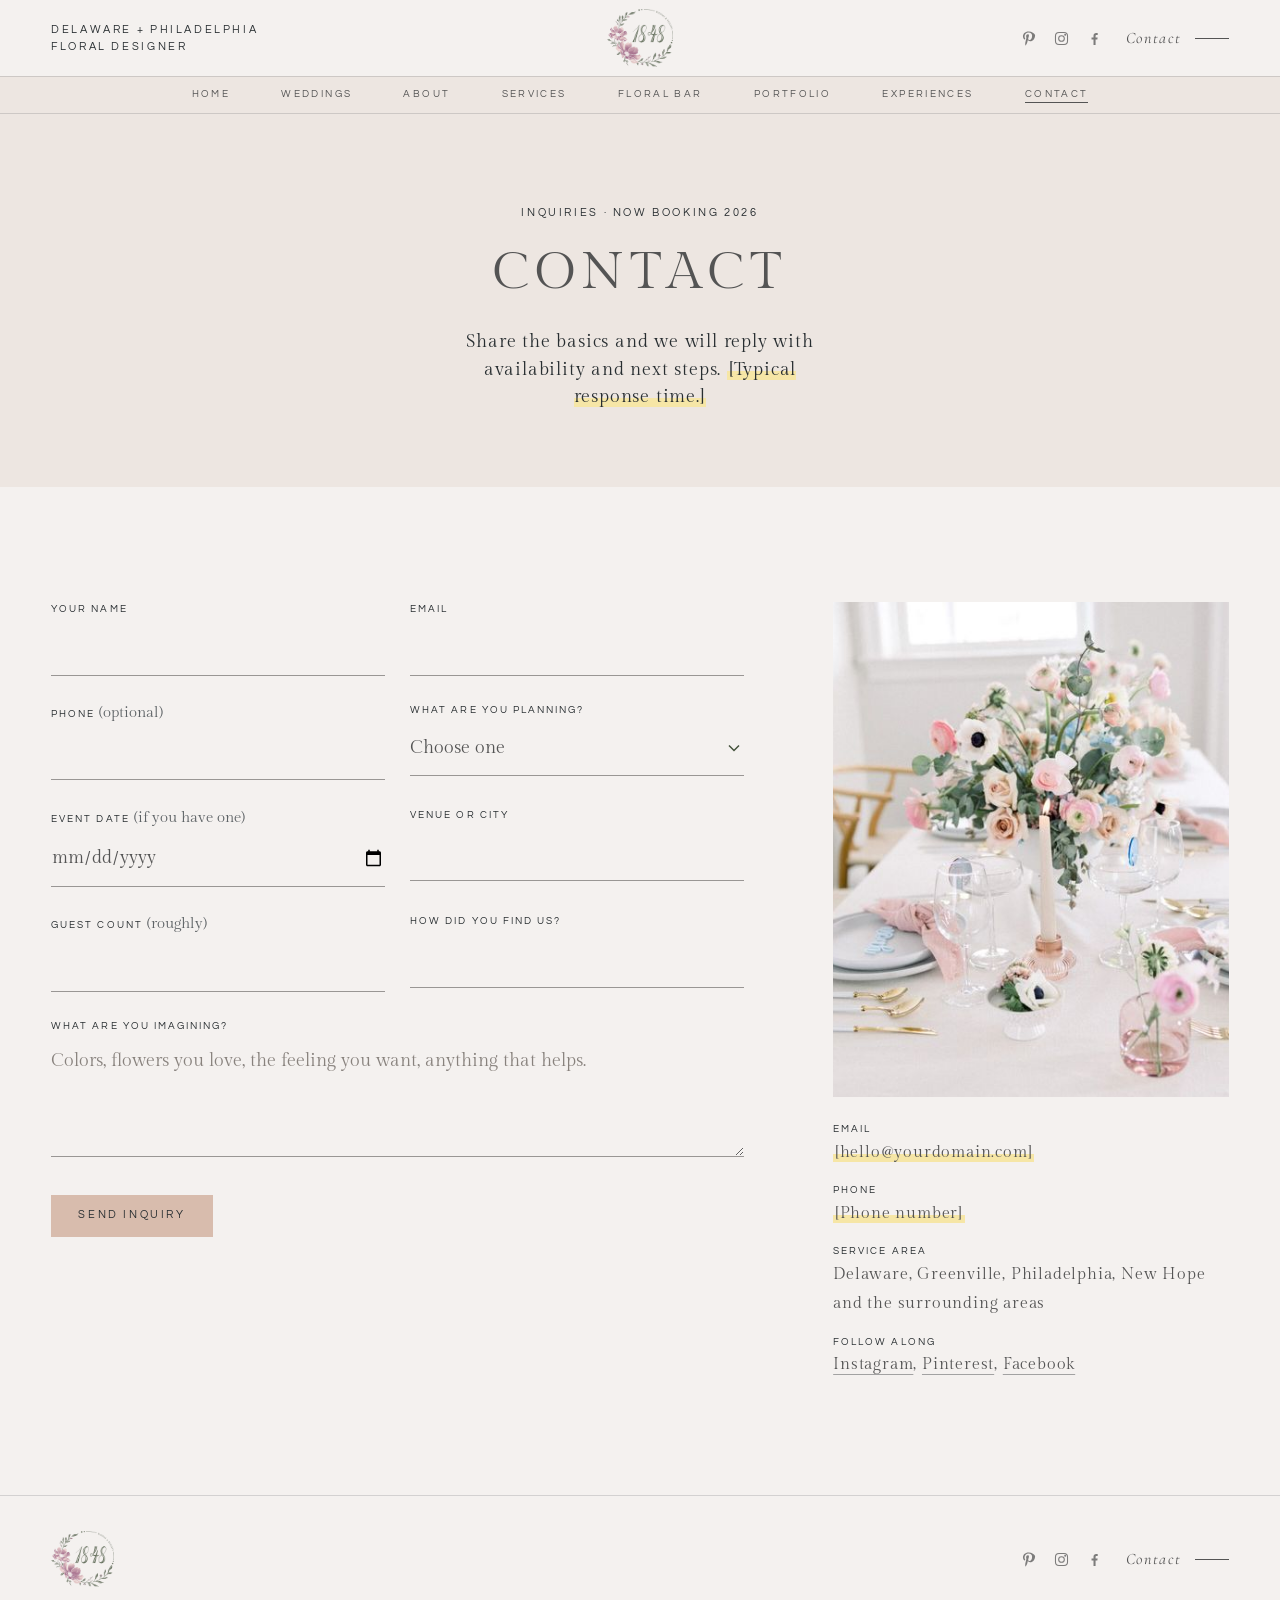
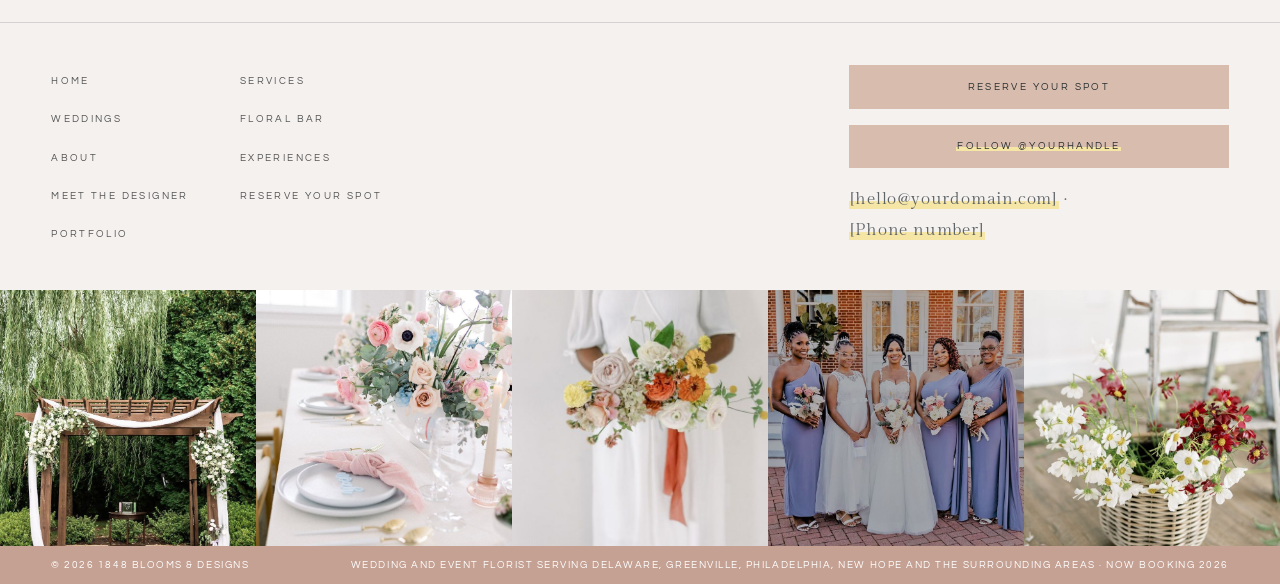
<file: contact.html>
<!doctype html>
<html lang="en">
<head>
<meta charset="utf-8">
<meta name="viewport" content="width=device-width, initial-scale=1">
<title>Contact &amp; Inquiries | 1848 Blooms &amp; Designs</title>
<meta name="description" content="Inquire about wedding or event florals, the Floral Bar or a workshop. 1848 Blooms &amp; Designs serves Delaware, Greenville, Philadelphia and New Hope.">

<link rel="canonical" href="https://1848bloomsanddesigns.com/contact.html">
<meta property="og:site_name" content="1848 Blooms &amp; Designs">
<meta property="og:locale" content="en_US">
<meta property="og:title" content="Contact &amp; Inquiries | 1848 Blooms &amp; Designs">
<meta property="og:description" content="Inquire about wedding or event florals, the Floral Bar or a workshop. 1848 Blooms &amp; Designs serves Delaware, Greenville, Philadelphia and New Hope.">
<meta property="og:type" content="website">
<meta property="og:url" content="https://1848bloomsanddesigns.com/contact.html">
<meta property="og:image" content="https://1848bloomsanddesigns.com/assets/img/home-banner.jpg">
<meta property="og:image:width" content="1430">
<meta property="og:image:height" content="953">
<meta name="twitter:card" content="summary_large_image">
<meta name="theme-color" content="#C5A193">
<link rel="icon" type="image/png" href="assets/favicon.png">
<link rel="apple-touch-icon" href="assets/favicon.png">

<link rel="stylesheet" href="assets/site.css?v=3">
<script type="application/ld+json">{"@context": "https://schema.org", "@type": "Florist", "@id": "https://1848bloomsanddesigns.com/#business", "name": "1848 Blooms & Designs", "url": "https://1848bloomsanddesigns.com/", "logo": "https://1848bloomsanddesigns.com/assets/logo.png", "image": ["https://1848bloomsanddesigns.com/assets/img/home-banner.jpg", "https://1848bloomsanddesigns.com/assets/img/kiss-arch.jpg", "https://1848bloomsanddesigns.com/assets/img/bouquet-bright.jpg"], "description": "Wedding and event florist serving Delaware, Greenville, Philadelphia, New Hope and the surrounding areas, plus hands-on floral workshops and the Floral Bar.", "areaServed": [{"@type": "State", "name": "Delaware"}, {"@type": "City", "name": "Greenville", "containedInPlace": {"@type": "State", "name": "Delaware"}}, {"@type": "City", "name": "Philadelphia", "containedInPlace": {"@type": "State", "name": "Pennsylvania"}}, {"@type": "City", "name": "New Hope", "containedInPlace": {"@type": "State", "name": "Pennsylvania"}}], "knowsAbout": ["Wedding flowers", "Bridal bouquets", "Ceremony arches", "Event florals", "Floral installations", "Floral workshops"]}</script>
<script type="application/ld+json">{"@context": "https://schema.org", "@type": "BreadcrumbList", "itemListElement": [{"@type": "ListItem", "position": 1, "name": "Home", "item": "https://1848bloomsanddesigns.com/"}, {"@type": "ListItem", "position": 2, "name": "Contact & Inquiries", "item": "https://1848bloomsanddesigns.com/contact.html"}]}</script>
</head>
<body>
<a class="skip" href="#main">Skip to content</a>
<header class="hd"><div class="hd__top">
  <p class="flank hd__tag">Delaware + Philadelphia<br>floral designer</p>
  <a class="brand" href="index.html" aria-label="1848 Blooms &amp; Designs, home"><img src="assets/logo-sm.png" width="86" height="76" alt="1848 Blooms &amp; Designs"></a>
  <div class="hd__right"><span class="social"><a href="#" aria-label="Pinterest"><svg viewBox="0 0 24 24" aria-hidden="true"><path d="M12.2 2C6.9 2 4.2 5.600 4.2 8.900c0 2 .8 3.800 2.400 4.400.3.100.5 0 .6-.3l.2-.9c.1-.3 0-.4-.2-.6-.5-.6-.8-1.300-.8-2.300 0-3 2.200-5.700 5.800-5.700 3.200 0 4.900 2 4.900 4.500 0 3.400-1.500 6.200-3.700 6.200-1.200 0-2.100-1-1.800-2.200.3-1.500 1-3.100 1-4.200 0-1-.5-1.800-1.600-1.800-1.300 0-2.300 1.300-2.300 3.100 0 1.100.4 1.900.4 1.900l-1.500 6.400c-.4 1.800-.1 4.200 0 4.400 0 .1.200.2.300.1.100-.2 1.800-2.200 2.300-4.200l.9-3.500c.5.900 1.800 1.600 3.200 1.600 4.200 0 7-3.800 7-8.900C20.200 5 17 2 12.200 2z"/></svg></a><a href="#" aria-label="Instagram"><svg viewBox="0 0 24 24" fill="none" stroke="currentColor" stroke-width="1.5" aria-hidden="true"><rect x="3.500" y="3.500" width="17" height="17" rx="5"/><circle cx="12" cy="12" r="4"/><circle cx="17.200" cy="6.800" r=".6" fill="currentColor"/></svg></a><a href="#" aria-label="Facebook"><svg viewBox="0 0 24 24" aria-hidden="true"><path d="M13.500 21v-7.500h2.500l.4-3h-2.900V8.600c0-.9.3-1.500 1.500-1.500h1.500V4.400c-.3 0-1.200-.1-2.200-.1-2.200 0-3.700 1.300-3.700 3.800v2.400H7.800v3h2.800V21h2.900z"/></svg></a></span><a class="contact-link" href="contact.html">Contact</a>
    <button class="menu-btn" type="button" aria-expanded="false" aria-controls="mnav"><i aria-hidden="true"></i><span>Menu</span></button></div>
</div></header>
<nav class="primary" aria-label="Main"><a href="index.html">Home</a><a href="weddings.html">Weddings</a><a href="about.html">About</a><a href="services.html">Services</a><a href="floral-bar.html">Floral Bar</a><a href="portfolio.html">Portfolio</a><a href="experiences.html">Experiences</a><a href="contact.html" aria-current="page">Contact</a></nav>
<nav class="mnav" id="mnav" aria-label="Menu">
  <ul><li><a href="index.html">Home</a></li><li><a href="weddings.html">Weddings</a></li><li><a href="about.html">About</a></li><li><a href="designer.html">Meet the designer</a></li><li><a href="services.html">Services</a></li><li><a href="floral-bar.html">Floral Bar</a></li><li><a href="portfolio.html">Portfolio</a></li><li><a href="experiences.html">Experiences</a></li><li><a href="reserve.html">Reserve your spot</a></li><li><a href="contact.html">Contact</a></li></ul>
  <div class="foot-line"><span>Serving Delaware, Philadelphia + New Hope</span><span>Now booking 2026</span></div>
</nav>
<main id="main">

<section class="phero phero--plain">
  
  <div class="phero__mid"><span class="eyebrow">Inquiries &middot; Now booking 2026</span><div class="tbar"><h1 class="dsp">Contact</h1></div></div>
  <div class="phero__foot"><p>Share the basics and we will reply with availability and next steps. <span class="ph">[Typical response time.]</span></p></div>
</section>

<section class="section">
  <div class="wrap form-grid">
    <form class="form" data-form="inquiry" novalidate>
      <div class="field"><label for="name">Your name</label><input id="name" name="name" autocomplete="name" required><p class="err">Enter your name.</p></div>
      <div class="field"><label for="email">Email</label><input id="email" name="email" type="email" autocomplete="email" required><p class="err">Enter a valid email address.</p></div>
      <div class="field"><label for="phone">Phone <span class="hint">(optional)</span></label><input id="phone" name="phone" type="tel" autocomplete="tel"></div>
      <div class="field"><label for="kind">What are you planning?</label>
        <select id="kind" name="event_type" required>
          <option value="">Choose one</option>
          <option>Wedding</option><option>Private event</option><option>Corporate event</option>
          <option>Floral Bar</option><option>Workshop or private gathering</option><option>Something else</option>
        </select><p class="err">Choose what you are planning.</p></div>
      <div class="field"><label for="date">Event date <span class="hint">(if you have one)</span></label><input id="date" name="event_date" type="date"></div>
      <div class="field"><label for="venue">Venue or city</label><input id="venue" name="venue" autocomplete="off"></div>
      <div class="field"><label for="guests">Guest count <span class="hint">(roughly)</span></label><input id="guests" name="guests" type="number" min="1" inputmode="numeric"></div>
      <div class="field"><label for="found">How did you find us?</label><input id="found" name="found_us"></div>
      <div class="field full"><label for="msg">What are you imagining?</label><textarea id="msg" name="message" placeholder="Colors, flowers you love, the feeling you want, anything that helps." required></textarea><p class="err">Tell us a little about your plans.</p></div>
      <div class="hp" aria-hidden="true"><label>Leave this empty<input name="website" tabindex="-1" autocomplete="off"></label></div>
      <div class="notice" role="status"></div>
      <button class="btn" type="submit">Send inquiry</button>
    </form>
    <aside class="aside">
      <img src="assets/img/pastel-table-c.jpg" srcset="assets/img/sm/pastel-table-c.jpg 800w, assets/img/pastel-table-c.jpg 1600w" sizes="(max-width: 900px) 100vw, 50vw" width="1600" height="1067" alt="A pastel table set with a tall arrangement of pink and white flowers, pink napkins and gold flatware" loading="lazy" decoding="async" >
      <dl>
        <div><dt>Email</dt><dd><span class="ph">[hello@yourdomain.com]</span></dd></div>
        <div><dt>Phone</dt><dd><span class="ph">[Phone number]</span></dd></div>
        <div><dt>Service area</dt><dd>Delaware, Greenville, Philadelphia, New Hope and the surrounding areas</dd></div>
        <div><dt>Follow along</dt><dd><a class="link" href="#">Instagram</a>, <a class="link" href="#">Pinterest</a>, <a class="link" href="#">Facebook</a></dd></div>
      </dl>
    </aside>
  </div>
</section>

</main>
<footer class="site-footer">
  <div class="f-top"><a class="brand" href="index.html" aria-label="1848 Blooms &amp; Designs, home"><img src="assets/logo-sm.png" width="86" height="76" alt="1848 Blooms &amp; Designs"></a><div class="hd__right"><span class="social"><a href="#" aria-label="Pinterest"><svg viewBox="0 0 24 24" aria-hidden="true"><path d="M12.2 2C6.9 2 4.2 5.600 4.2 8.900c0 2 .8 3.800 2.400 4.400.3.100.5 0 .6-.3l.2-.9c.1-.3 0-.4-.2-.6-.5-.6-.8-1.300-.8-2.300 0-3 2.200-5.700 5.800-5.700 3.200 0 4.900 2 4.900 4.500 0 3.400-1.500 6.200-3.700 6.200-1.200 0-2.100-1-1.800-2.200.3-1.500 1-3.100 1-4.200 0-1-.5-1.800-1.600-1.800-1.300 0-2.300 1.300-2.300 3.100 0 1.100.4 1.900.4 1.900l-1.500 6.400c-.4 1.800-.1 4.200 0 4.400 0 .1.200.2.300.1.100-.2 1.800-2.200 2.300-4.200l.9-3.500c.5.900 1.800 1.600 3.200 1.600 4.200 0 7-3.800 7-8.900C20.200 5 17 2 12.200 2z"/></svg></a><a href="#" aria-label="Instagram"><svg viewBox="0 0 24 24" fill="none" stroke="currentColor" stroke-width="1.5" aria-hidden="true"><rect x="3.500" y="3.500" width="17" height="17" rx="5"/><circle cx="12" cy="12" r="4"/><circle cx="17.200" cy="6.800" r=".6" fill="currentColor"/></svg></a><a href="#" aria-label="Facebook"><svg viewBox="0 0 24 24" aria-hidden="true"><path d="M13.500 21v-7.500h2.500l.4-3h-2.900V8.600c0-.9.3-1.500 1.500-1.500h1.500V4.400c-.3 0-1.200-.1-2.200-.1-2.200 0-3.700 1.300-3.700 3.800v2.400H7.800v3h2.800V21h2.900z"/></svg></a></span><a class="contact-link" href="contact.html">Contact</a></div></div>
  <div class="f-mid">
    <ul><li><a href="index.html">Home</a></li><li><a href="weddings.html">Weddings</a></li><li><a href="about.html">About</a></li><li><a href="designer.html">Meet the designer</a></li><li><a href="portfolio.html">Portfolio</a></li></ul>
    <ul><li><a href="services.html">Services</a></li><li><a href="floral-bar.html">Floral Bar</a></li><li><a href="experiences.html">Experiences</a></li><li><a href="reserve.html">Reserve your spot</a></li></ul>
    <div class="f-btns"><a class="btn" href="reserve.html">Reserve your spot</a><a class="btn" href="#"><span class="ph">Follow @yourhandle</span></a>
      <p class="f-note"><span class="ph">[hello@yourdomain.com]</span> &middot; <span class="ph">[Phone number]</span></p></div>
  </div>
  <div class="f-thumbs"><img src="assets/img/arch-willow.jpg" srcset="assets/img/sm/arch-willow.jpg 800w, assets/img/arch-willow.jpg 981w" sizes="(max-width: 560px) 33vw, 20vw" width="981" height="1284" alt="A wooden wedding arch with white flowers" loading="lazy" decoding="async" ><img src="assets/img/pastel-table-a.jpg" srcset="assets/img/sm/pastel-table-a.jpg 800w, assets/img/pastel-table-a.jpg 1067w" sizes="(max-width: 560px) 33vw, 20vw" width="1067" height="1600" alt="A pastel event table with a tall floral arrangement" loading="lazy" decoding="async" ><img src="assets/img/bouquet-ribbon.jpg" srcset="assets/img/sm/bouquet-ribbon.jpg 800w, assets/img/bouquet-ribbon.jpg 1600w" sizes="(max-width: 560px) 33vw, 20vw" width="1600" height="1067" alt="A pastel bridal bouquet with a rust ribbon" loading="lazy" decoding="async" ><img src="assets/img/bridesmaids.jpg" srcset="assets/img/sm/bridesmaids.jpg 800w, assets/img/bridesmaids.jpg 1049w" sizes="(max-width: 560px) 33vw, 20vw" width="1049" height="1600" alt="Bridesmaids holding white bouquets" loading="lazy" decoding="async" ><img src="assets/img/ladder-daisies.jpg" srcset="assets/img/sm/ladder-daisies.jpg 800w, assets/img/ladder-daisies.jpg 1067w" sizes="(max-width: 560px) 33vw, 20vw" width="1067" height="1600" alt="Daisies in a woven basket" loading="lazy" decoding="async" ></div>
  <div class="legal"><span>&copy; <span data-year>2026</span> 1848 Blooms &amp; Designs</span><span>Wedding and event florist serving Delaware, Greenville, Philadelphia, New Hope and the surrounding areas &middot; Now booking 2026</span></div>
</footer>
<script src="assets/site.js"></script>
</body>
</html>
</file>
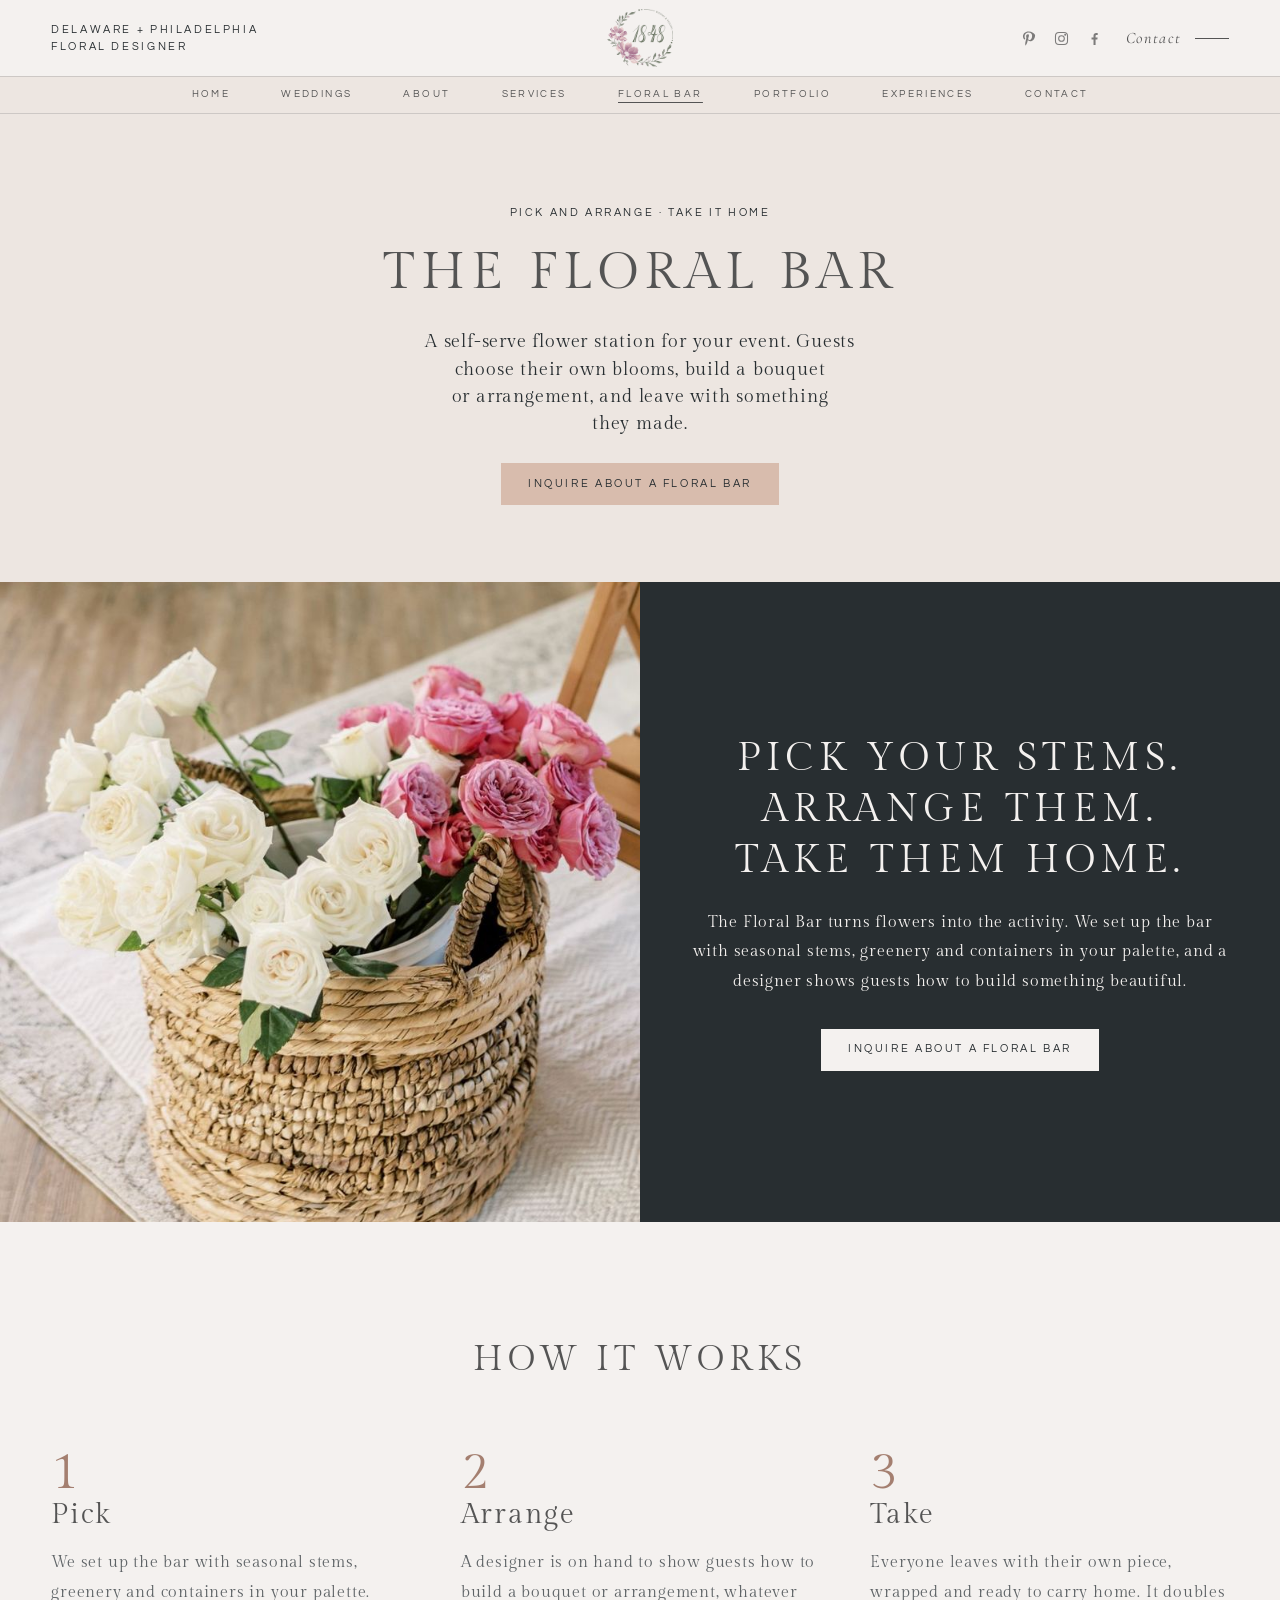
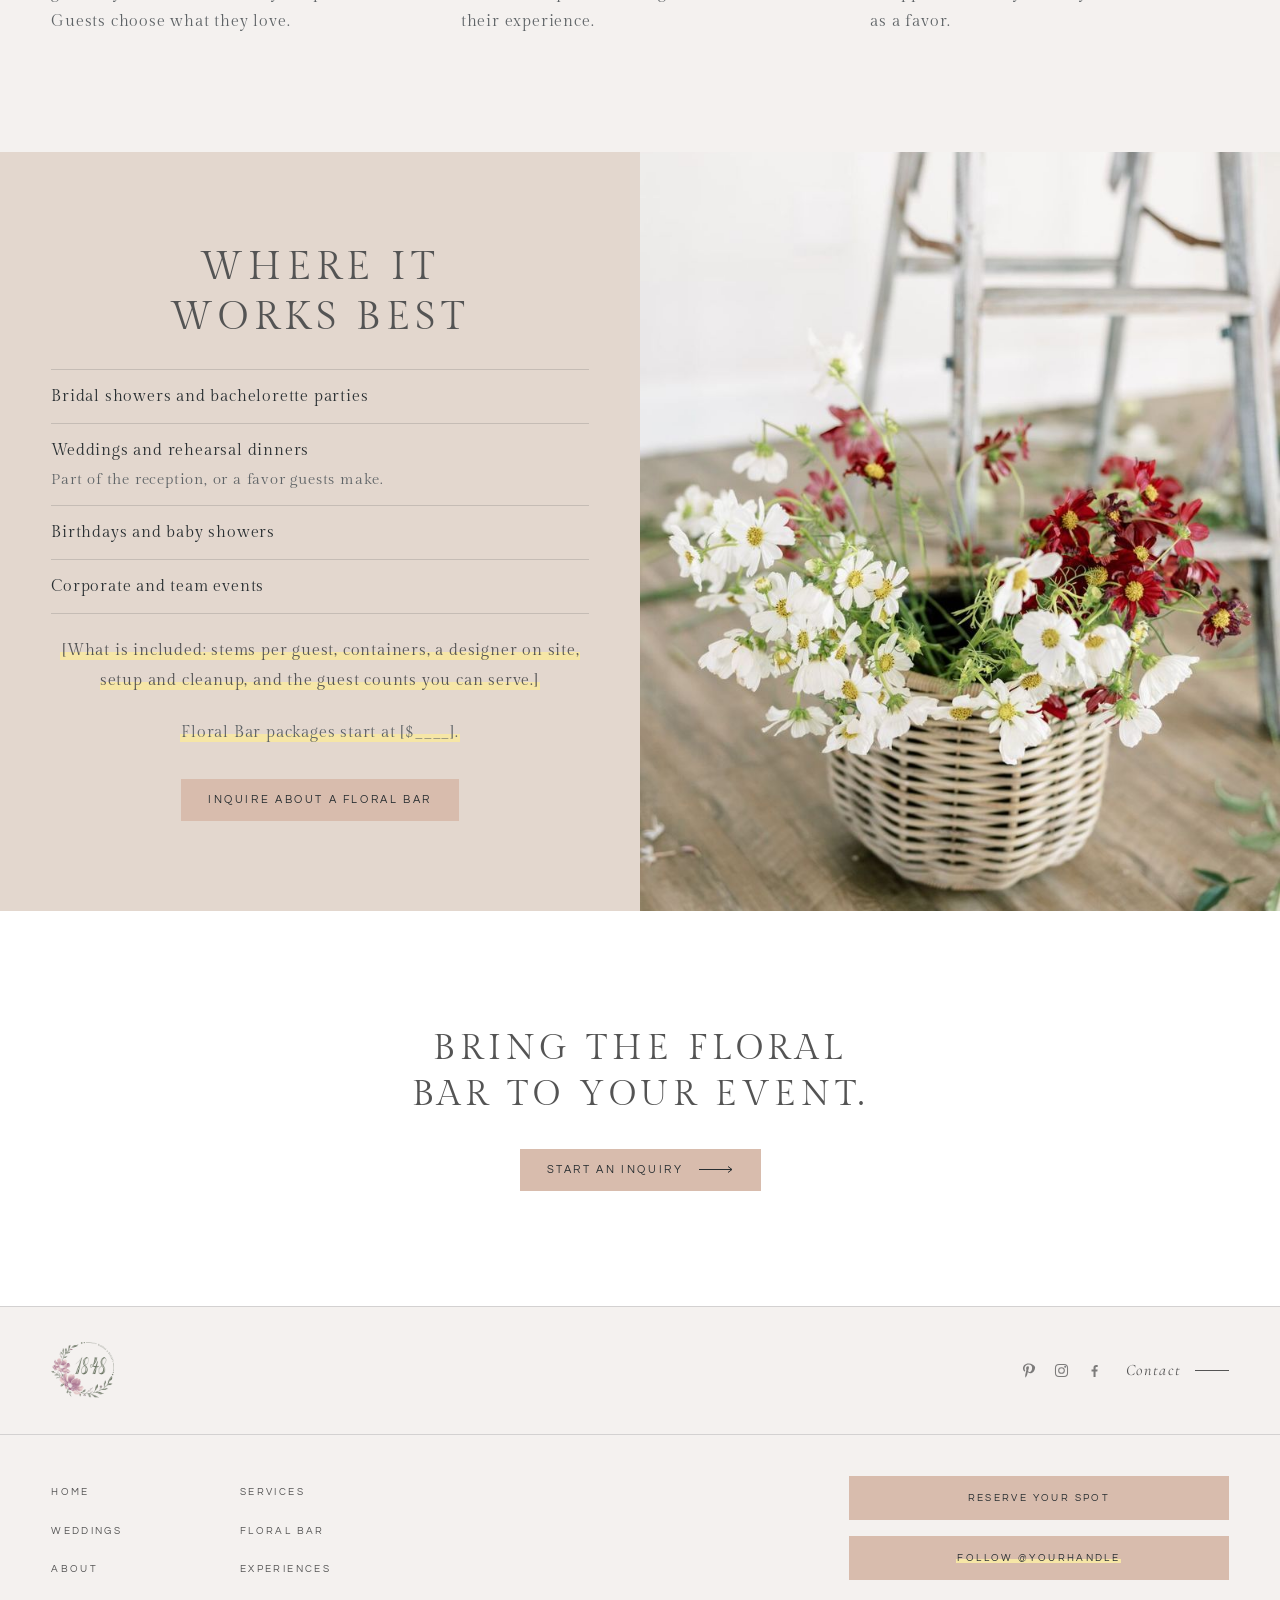
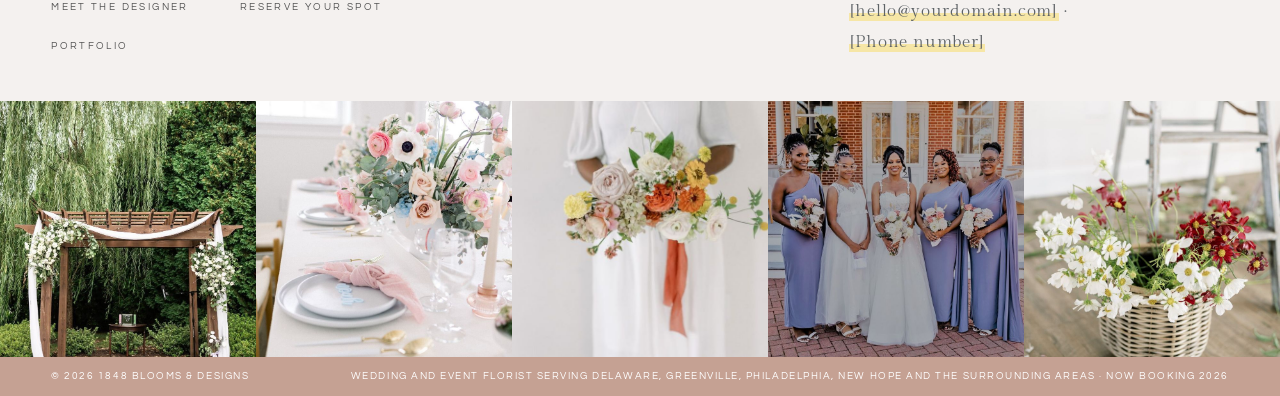
<file: floral-bar.html>
<!doctype html>
<html lang="en">
<head>
<meta charset="utf-8">
<meta name="viewport" content="width=device-width, initial-scale=1">
<title>Floral Bar for Weddings &amp; Events | 1848 Blooms &amp; Designs</title>
<meta name="description" content="A self-serve flower bar for weddings, showers and events in Delaware, Philadelphia and New Hope. Guests pick stems, arrange them and take them home.">

<link rel="canonical" href="https://1848bloomsanddesigns.com/floral-bar.html">
<meta property="og:site_name" content="1848 Blooms &amp; Designs">
<meta property="og:locale" content="en_US">
<meta property="og:title" content="Floral Bar for Weddings &amp; Events | 1848 Blooms &amp; Designs">
<meta property="og:description" content="A self-serve flower bar for weddings, showers and events in Delaware, Philadelphia and New Hope. Guests pick stems, arrange them and take them home.">
<meta property="og:type" content="website">
<meta property="og:url" content="https://1848bloomsanddesigns.com/floral-bar.html">
<meta property="og:image" content="https://1848bloomsanddesigns.com/assets/img/home-floralbar.jpg">
<meta property="og:image:width" content="1090">
<meta property="og:image:height" content="1600">
<meta name="twitter:card" content="summary_large_image">
<meta name="theme-color" content="#C5A193">
<link rel="icon" type="image/png" href="assets/favicon.png">
<link rel="apple-touch-icon" href="assets/favicon.png">

<link rel="stylesheet" href="assets/site.css?v=3">
<script type="application/ld+json">{"@context": "https://schema.org", "@type": "BreadcrumbList", "itemListElement": [{"@type": "ListItem", "position": 1, "name": "Home", "item": "https://1848bloomsanddesigns.com/"}, {"@type": "ListItem", "position": 2, "name": "Floral Bar for Weddings & Events", "item": "https://1848bloomsanddesigns.com/floral-bar.html"}]}</script>
</head>
<body>
<a class="skip" href="#main">Skip to content</a>
<header class="hd"><div class="hd__top">
  <p class="flank hd__tag">Delaware + Philadelphia<br>floral designer</p>
  <a class="brand" href="index.html" aria-label="1848 Blooms &amp; Designs, home"><img src="assets/logo-sm.png" width="86" height="76" alt="1848 Blooms &amp; Designs"></a>
  <div class="hd__right"><span class="social"><a href="#" aria-label="Pinterest"><svg viewBox="0 0 24 24" aria-hidden="true"><path d="M12.2 2C6.9 2 4.2 5.600 4.2 8.900c0 2 .8 3.800 2.400 4.400.3.100.5 0 .6-.3l.2-.9c.1-.3 0-.4-.2-.6-.5-.6-.8-1.300-.8-2.300 0-3 2.200-5.700 5.800-5.700 3.200 0 4.900 2 4.900 4.500 0 3.400-1.500 6.200-3.700 6.200-1.200 0-2.100-1-1.800-2.200.3-1.500 1-3.100 1-4.200 0-1-.5-1.800-1.600-1.800-1.300 0-2.300 1.300-2.300 3.100 0 1.100.4 1.900.4 1.900l-1.500 6.400c-.4 1.800-.1 4.200 0 4.400 0 .1.200.2.300.1.100-.2 1.800-2.200 2.300-4.200l.9-3.500c.5.900 1.800 1.600 3.200 1.600 4.200 0 7-3.800 7-8.900C20.200 5 17 2 12.200 2z"/></svg></a><a href="#" aria-label="Instagram"><svg viewBox="0 0 24 24" fill="none" stroke="currentColor" stroke-width="1.5" aria-hidden="true"><rect x="3.500" y="3.500" width="17" height="17" rx="5"/><circle cx="12" cy="12" r="4"/><circle cx="17.200" cy="6.800" r=".6" fill="currentColor"/></svg></a><a href="#" aria-label="Facebook"><svg viewBox="0 0 24 24" aria-hidden="true"><path d="M13.500 21v-7.500h2.500l.4-3h-2.900V8.600c0-.9.3-1.500 1.500-1.500h1.500V4.400c-.3 0-1.200-.1-2.200-.1-2.200 0-3.700 1.300-3.700 3.800v2.400H7.800v3h2.800V21h2.900z"/></svg></a></span><a class="contact-link" href="contact.html">Contact</a>
    <button class="menu-btn" type="button" aria-expanded="false" aria-controls="mnav"><i aria-hidden="true"></i><span>Menu</span></button></div>
</div></header>
<nav class="primary" aria-label="Main"><a href="index.html">Home</a><a href="weddings.html">Weddings</a><a href="about.html">About</a><a href="services.html">Services</a><a href="floral-bar.html" aria-current="page">Floral Bar</a><a href="portfolio.html">Portfolio</a><a href="experiences.html">Experiences</a><a href="contact.html">Contact</a></nav>
<nav class="mnav" id="mnav" aria-label="Menu">
  <ul><li><a href="index.html">Home</a></li><li><a href="weddings.html">Weddings</a></li><li><a href="about.html">About</a></li><li><a href="designer.html">Meet the designer</a></li><li><a href="services.html">Services</a></li><li><a href="floral-bar.html">Floral Bar</a></li><li><a href="portfolio.html">Portfolio</a></li><li><a href="experiences.html">Experiences</a></li><li><a href="reserve.html">Reserve your spot</a></li><li><a href="contact.html">Contact</a></li></ul>
  <div class="foot-line"><span>Serving Delaware, Philadelphia + New Hope</span><span>Now booking 2026</span></div>
</nav>
<main id="main">

<section class="phero phero--plain">
  
  <div class="phero__mid"><span class="eyebrow">Pick and arrange &middot; Take it home</span><div class="tbar"><h1 class="dsp">The Floral Bar</h1></div></div>
  <div class="phero__foot"><p>A self-serve flower station for your event. Guests choose their own blooms, build a bouquet or arrangement, and leave with something they made.</p><div class="btn-row"><a class="btn" href="contact.html">Inquire about a Floral Bar</a></div></div>
</section>

<section class="panels">
  <div class="panel panel--img" style="min-height:640px"><img src="assets/img/home-floralbar.jpg" srcset="assets/img/sm/home-floralbar.jpg 800w, assets/img/home-floralbar.jpg 1090w" sizes="(max-width: 900px) 100vw, 50vw" width="1090" height="1600" alt="A woven basket filled with white and hot pink roses" loading="lazy" decoding="async" ></div>
  <div class="panel panel--deep panel--center"><div>
    <h2 class="dsp">Pick your stems. Arrange them. Take them home.</h2>
    <p>The Floral Bar turns flowers into the activity. We set up the bar with seasonal stems, greenery and containers in your palette, and a designer shows guests how to build something beautiful.</p>
    <div class="btn-row"><a class="btn btn--cream" href="contact.html">Inquire about a Floral Bar</a></div>
  </div></div>
</section>

<section class="section">
  <div class="wrap">
    <div class="tbar"><h2 class="dsp">How it works</h2></div>
    <ol class="steps steps--three" style="margin-top:clamp(2.5rem,5vw,4.5rem)">
      <li><h3>Pick</h3><p>We set up the bar with seasonal stems, greenery and containers in your palette. Guests choose what they love.</p></li>
      <li><h3>Arrange</h3><p>A designer is on hand to show guests how to build a bouquet or arrangement, whatever their experience.</p></li>
      <li><h3>Take</h3><p>Everyone leaves with their own piece, wrapped and ready to carry home. It doubles as a favor.</p></li>
    </ol>
  </div>
</section>

<section class="panels">
  <div class="panel panel--petal panel--center"><div>
    <h2 class="dsp">Where it works best</h2>
    <ul class="tick">
      <li><strong>Bridal showers and bachelorette parties</strong></li>
      <li><strong>Weddings and rehearsal dinners</strong><span>Part of the reception, or a favor guests make.</span></li>
      <li><strong>Birthdays and baby showers</strong></li>
      <li><strong>Corporate and team events</strong></li>
    </ul>
    <p><span class="ph">[What is included: stems per guest, containers, a designer on site, setup and cleanup, and the guest counts you can serve.]</span></p>
    <p class="small"><span class="ph">Floral Bar packages start at [$____].</span></p>
    <div class="btn-row"><a class="btn" href="contact.html">Inquire about a Floral Bar</a></div>
  </div></div>
  <div class="panel panel--img" style="min-height:640px"><img src="assets/img/ladder-daisies.jpg" srcset="assets/img/sm/ladder-daisies.jpg 800w, assets/img/ladder-daisies.jpg 1067w" sizes="(max-width: 900px) 100vw, 50vw" width="1067" height="1600" alt="Daisies and cosmos in a woven basket at the foot of a wooden ladder" loading="lazy" decoding="async" ></div>
</section>

<section class="section band-paper2"><div class="wrap closer">
  <h2 class="dsp">Bring the Floral Bar to your event.</h2><div class="btn-row"><a class="btn btn--arrow" href="contact.html">Start an inquiry</a></div>
</div></section>

</main>
<footer class="site-footer">
  <div class="f-top"><a class="brand" href="index.html" aria-label="1848 Blooms &amp; Designs, home"><img src="assets/logo-sm.png" width="86" height="76" alt="1848 Blooms &amp; Designs"></a><div class="hd__right"><span class="social"><a href="#" aria-label="Pinterest"><svg viewBox="0 0 24 24" aria-hidden="true"><path d="M12.2 2C6.9 2 4.2 5.600 4.2 8.900c0 2 .8 3.800 2.400 4.400.3.100.5 0 .6-.3l.2-.9c.1-.3 0-.4-.2-.6-.5-.6-.8-1.300-.8-2.300 0-3 2.200-5.700 5.800-5.700 3.200 0 4.900 2 4.900 4.500 0 3.400-1.500 6.200-3.700 6.200-1.200 0-2.100-1-1.800-2.200.3-1.500 1-3.100 1-4.200 0-1-.5-1.800-1.600-1.800-1.300 0-2.300 1.300-2.300 3.100 0 1.100.4 1.900.4 1.900l-1.500 6.400c-.4 1.800-.1 4.200 0 4.400 0 .1.200.2.300.1.100-.2 1.800-2.200 2.300-4.200l.9-3.500c.5.900 1.800 1.600 3.200 1.600 4.200 0 7-3.800 7-8.900C20.200 5 17 2 12.200 2z"/></svg></a><a href="#" aria-label="Instagram"><svg viewBox="0 0 24 24" fill="none" stroke="currentColor" stroke-width="1.5" aria-hidden="true"><rect x="3.500" y="3.500" width="17" height="17" rx="5"/><circle cx="12" cy="12" r="4"/><circle cx="17.200" cy="6.800" r=".6" fill="currentColor"/></svg></a><a href="#" aria-label="Facebook"><svg viewBox="0 0 24 24" aria-hidden="true"><path d="M13.500 21v-7.500h2.500l.4-3h-2.900V8.600c0-.9.3-1.500 1.500-1.500h1.500V4.400c-.3 0-1.200-.1-2.200-.1-2.200 0-3.700 1.300-3.700 3.800v2.400H7.800v3h2.800V21h2.900z"/></svg></a></span><a class="contact-link" href="contact.html">Contact</a></div></div>
  <div class="f-mid">
    <ul><li><a href="index.html">Home</a></li><li><a href="weddings.html">Weddings</a></li><li><a href="about.html">About</a></li><li><a href="designer.html">Meet the designer</a></li><li><a href="portfolio.html">Portfolio</a></li></ul>
    <ul><li><a href="services.html">Services</a></li><li><a href="floral-bar.html">Floral Bar</a></li><li><a href="experiences.html">Experiences</a></li><li><a href="reserve.html">Reserve your spot</a></li></ul>
    <div class="f-btns"><a class="btn" href="reserve.html">Reserve your spot</a><a class="btn" href="#"><span class="ph">Follow @yourhandle</span></a>
      <p class="f-note"><span class="ph">[hello@yourdomain.com]</span> &middot; <span class="ph">[Phone number]</span></p></div>
  </div>
  <div class="f-thumbs"><img src="assets/img/arch-willow.jpg" srcset="assets/img/sm/arch-willow.jpg 800w, assets/img/arch-willow.jpg 981w" sizes="(max-width: 560px) 33vw, 20vw" width="981" height="1284" alt="A wooden wedding arch with white flowers" loading="lazy" decoding="async" ><img src="assets/img/pastel-table-a.jpg" srcset="assets/img/sm/pastel-table-a.jpg 800w, assets/img/pastel-table-a.jpg 1067w" sizes="(max-width: 560px) 33vw, 20vw" width="1067" height="1600" alt="A pastel event table with a tall floral arrangement" loading="lazy" decoding="async" ><img src="assets/img/bouquet-ribbon.jpg" srcset="assets/img/sm/bouquet-ribbon.jpg 800w, assets/img/bouquet-ribbon.jpg 1600w" sizes="(max-width: 560px) 33vw, 20vw" width="1600" height="1067" alt="A pastel bridal bouquet with a rust ribbon" loading="lazy" decoding="async" ><img src="assets/img/bridesmaids.jpg" srcset="assets/img/sm/bridesmaids.jpg 800w, assets/img/bridesmaids.jpg 1049w" sizes="(max-width: 560px) 33vw, 20vw" width="1049" height="1600" alt="Bridesmaids holding white bouquets" loading="lazy" decoding="async" ><img src="assets/img/ladder-daisies.jpg" srcset="assets/img/sm/ladder-daisies.jpg 800w, assets/img/ladder-daisies.jpg 1067w" sizes="(max-width: 560px) 33vw, 20vw" width="1067" height="1600" alt="Daisies in a woven basket" loading="lazy" decoding="async" ></div>
  <div class="legal"><span>&copy; <span data-year>2026</span> 1848 Blooms &amp; Designs</span><span>Wedding and event florist serving Delaware, Greenville, Philadelphia, New Hope and the surrounding areas &middot; Now booking 2026</span></div>
</footer>
<script src="assets/site.js"></script>
</body>
</html>
</file>
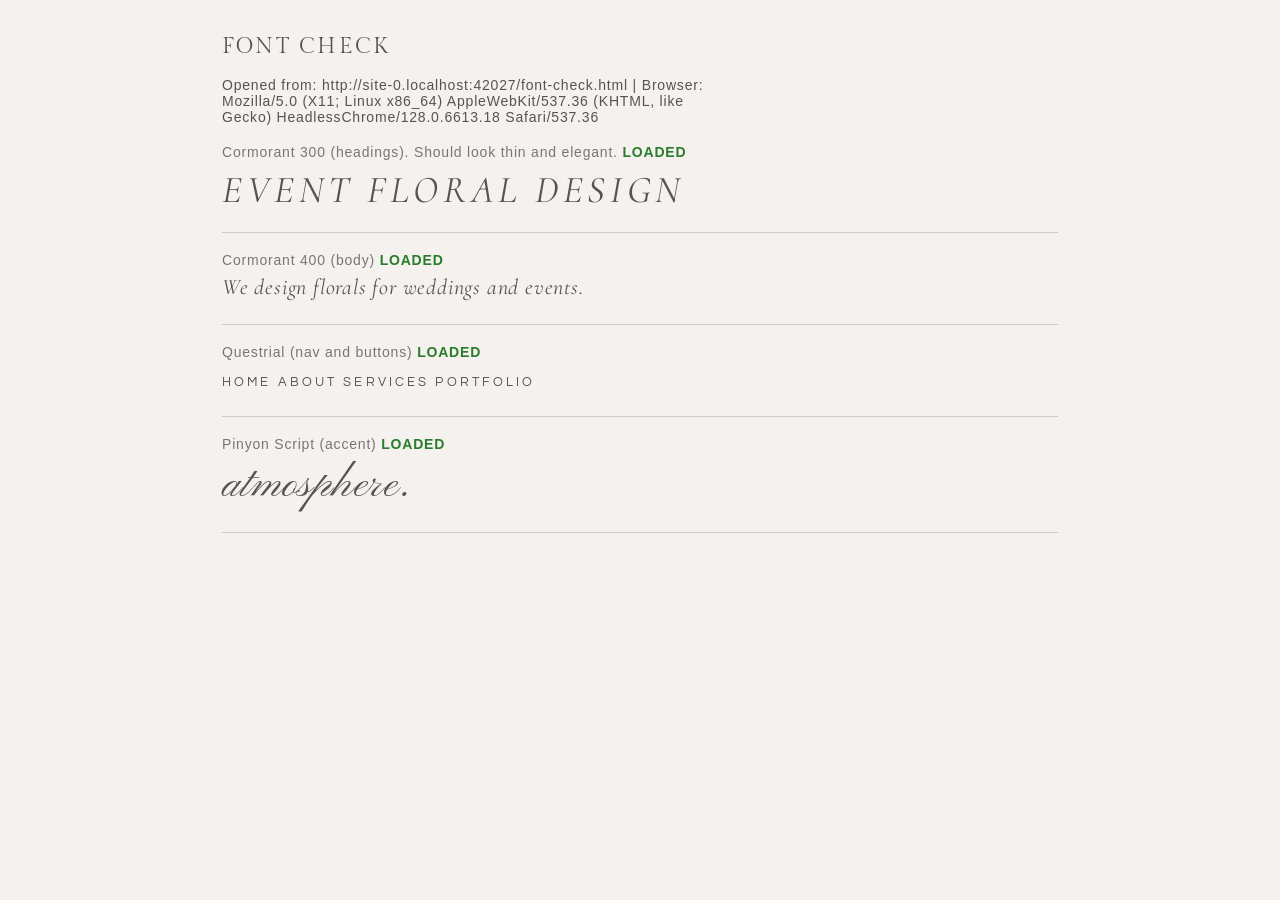
<file: font-check.html>
<!doctype html><html lang="en"><head><meta charset="utf-8"><meta name="robots" content="noindex"><title>Font check</title>
<meta name="viewport" content="width=device-width,initial-scale=1">
<link rel="stylesheet" href="assets/site.css?v=3">
<style>body{padding:2rem;max-width:900px;margin:auto}.row{border-bottom:1px solid #ccc;padding:1.2rem 0}.row small{display:block;font:14px Arial;color:#777;margin-bottom:.4rem}b.ok{color:#2a7d2a}b.no{color:#b00}</style></head>
<body>
<h1 style="font-size:1.4rem;letter-spacing:.1em">Font check</h1>
<p id="where" style="font:14px Arial"></p>
<div class="row"><small>Cormorant 300 (headings). Should look thin and elegant. <span data-f='300 30px Cormorant'></span></small><span style="font:300 38px Cormorant;letter-spacing:.12em">EVENT FLORAL DESIGN</span></div>
<div class="row"><small>Cormorant 400 (body) <span data-f='400 20px Cormorant'></span></small><span style="font:400 22px Cormorant">We design florals for weddings and events.</span></div>
<div class="row"><small>Questrial (nav and buttons) <span data-f='16px Questrial'></span></small><span style="font:13px Questrial;letter-spacing:.24em">HOME ABOUT SERVICES PORTFOLIO</span></div>
<div class="row"><small>Pinyon Script (accent) <span data-f='40px "Pinyon Script"'></span></small><span style="font:44px 'Pinyon Script'">atmosphere.</span></div>
<script>
document.getElementById('where').textContent='Opened from: '+location.href+'  |  Browser: '+navigator.userAgent;
document.fonts.ready.then(function(){document.querySelectorAll('[data-f]').forEach(function(s){var ok=document.fonts.check(s.getAttribute('data-f'));s.innerHTML=ok?'<b class="ok">LOADED</b>':'<b class="no">NOT LOADED</b>'})});
</script></body></html>
</file>
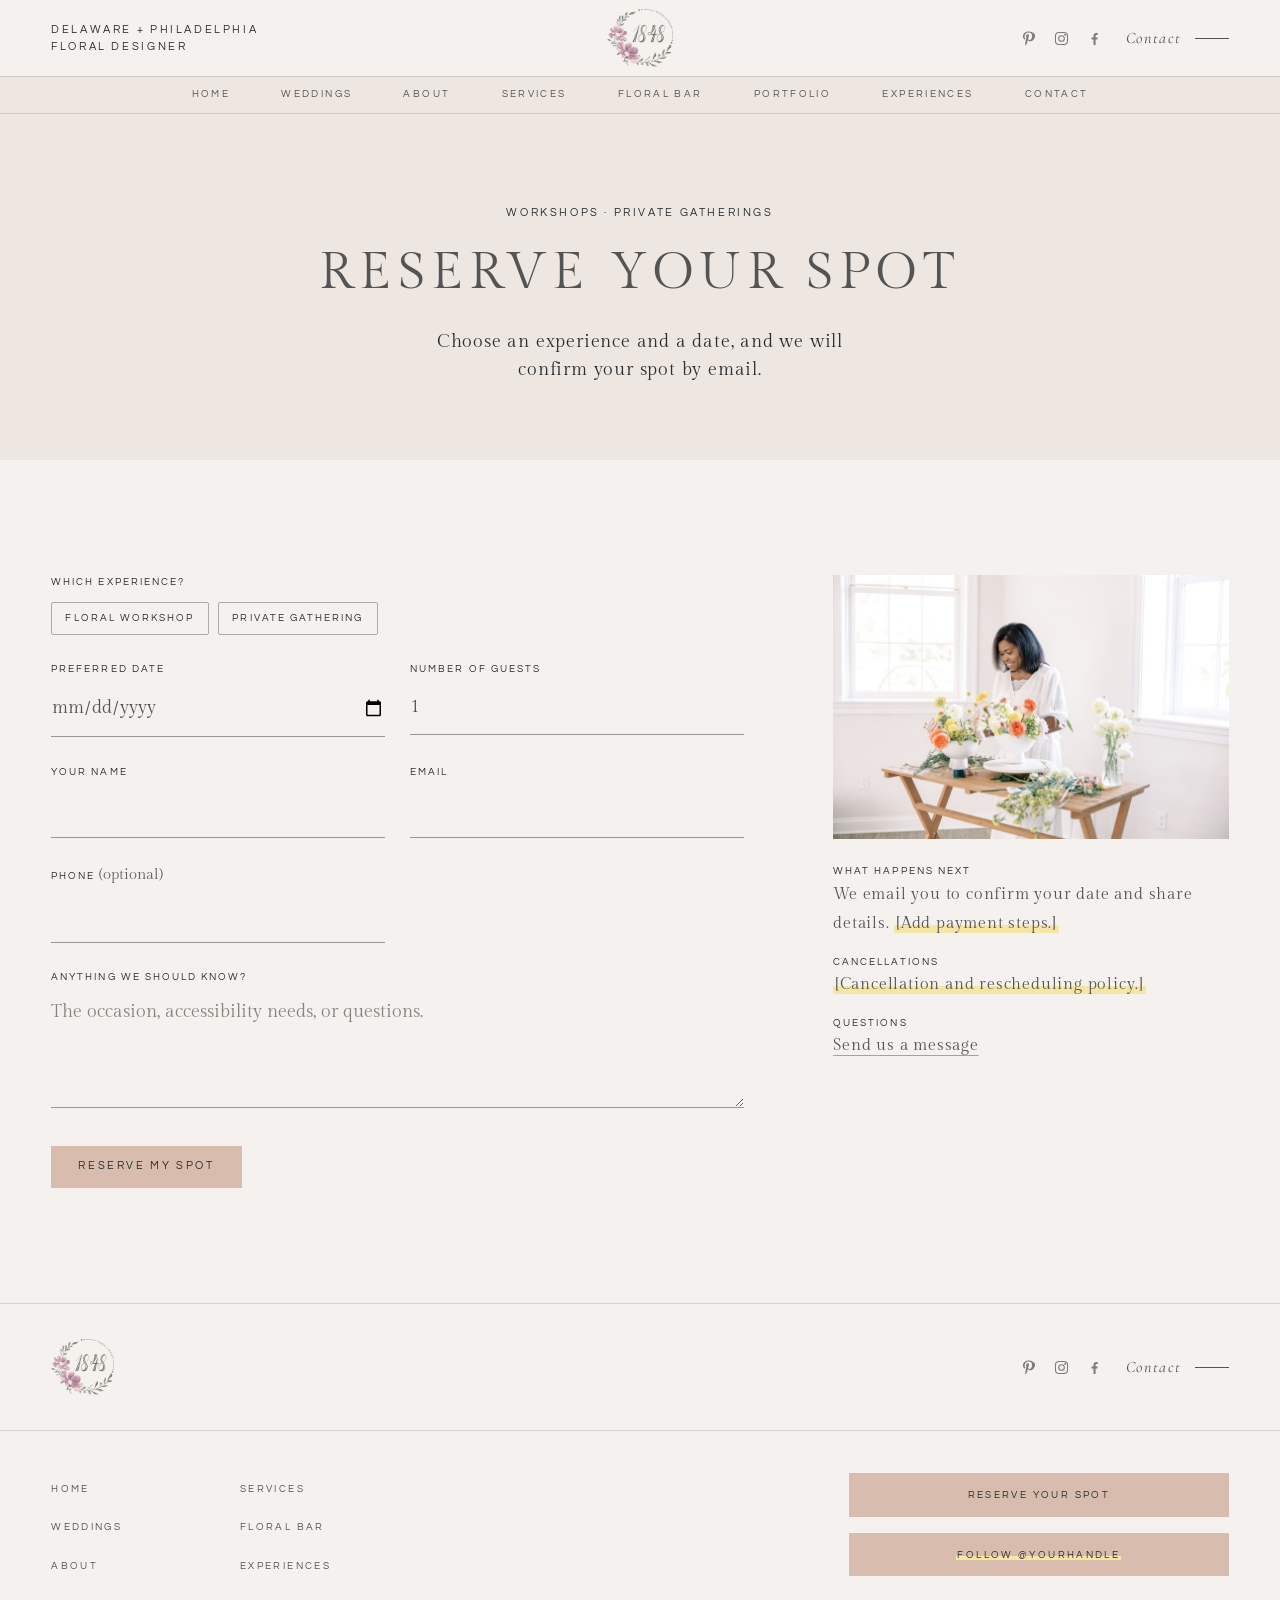
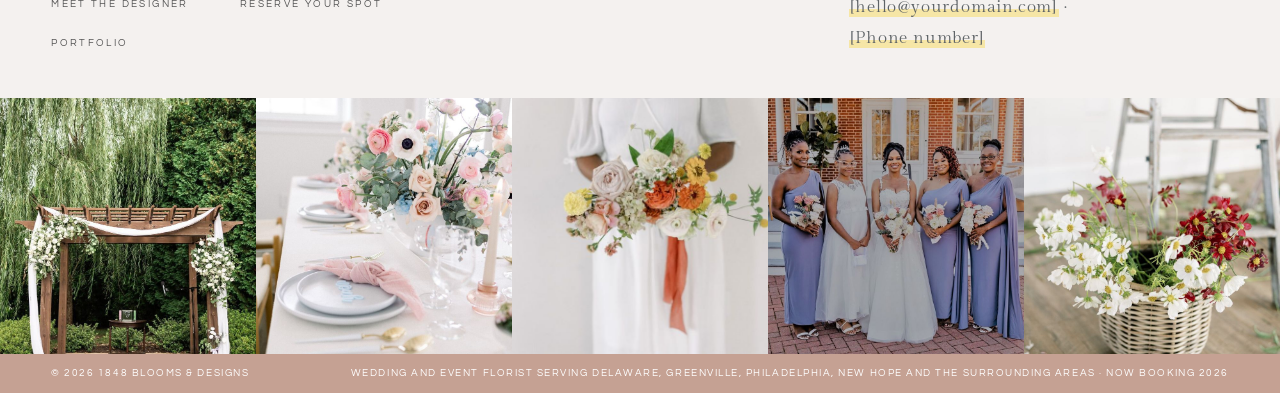
<file: reserve.html>
<!doctype html>
<html lang="en">
<head>
<meta charset="utf-8">
<meta name="viewport" content="width=device-width, initial-scale=1">
<title>Reserve a Workshop Spot | 1848 Blooms &amp; Designs</title>
<meta name="description" content="Reserve a spot in a floral workshop or private gathering with 1848 Blooms &amp; Designs in Delaware, Philadelphia and New Hope.">

<link rel="canonical" href="https://1848bloomsanddesigns.com/reserve.html">
<meta property="og:site_name" content="1848 Blooms &amp; Designs">
<meta property="og:locale" content="en_US">
<meta property="og:title" content="Reserve a Workshop Spot | 1848 Blooms &amp; Designs">
<meta property="og:description" content="Reserve a spot in a floral workshop or private gathering with 1848 Blooms &amp; Designs in Delaware, Philadelphia and New Hope.">
<meta property="og:type" content="website">
<meta property="og:url" content="https://1848bloomsanddesigns.com/reserve.html">
<meta property="og:image" content="https://1848bloomsanddesigns.com/assets/img/home-banner.jpg">
<meta property="og:image:width" content="1430">
<meta property="og:image:height" content="953">
<meta name="twitter:card" content="summary_large_image">
<meta name="theme-color" content="#C5A193">
<link rel="icon" type="image/png" href="assets/favicon.png">
<link rel="apple-touch-icon" href="assets/favicon.png">

<link rel="stylesheet" href="assets/site.css?v=3">
<script type="application/ld+json">{"@context": "https://schema.org", "@type": "BreadcrumbList", "itemListElement": [{"@type": "ListItem", "position": 1, "name": "Home", "item": "https://1848bloomsanddesigns.com/"}, {"@type": "ListItem", "position": 2, "name": "Reserve a Workshop Spot", "item": "https://1848bloomsanddesigns.com/reserve.html"}]}</script>
</head>
<body>
<a class="skip" href="#main">Skip to content</a>
<header class="hd"><div class="hd__top">
  <p class="flank hd__tag">Delaware + Philadelphia<br>floral designer</p>
  <a class="brand" href="index.html" aria-label="1848 Blooms &amp; Designs, home"><img src="assets/logo-sm.png" width="86" height="76" alt="1848 Blooms &amp; Designs"></a>
  <div class="hd__right"><span class="social"><a href="#" aria-label="Pinterest"><svg viewBox="0 0 24 24" aria-hidden="true"><path d="M12.2 2C6.9 2 4.2 5.600 4.2 8.900c0 2 .8 3.800 2.400 4.400.3.100.5 0 .6-.3l.2-.9c.1-.3 0-.4-.2-.6-.5-.6-.8-1.300-.8-2.300 0-3 2.200-5.700 5.800-5.700 3.200 0 4.900 2 4.900 4.500 0 3.400-1.500 6.200-3.700 6.200-1.200 0-2.100-1-1.800-2.200.3-1.500 1-3.100 1-4.200 0-1-.5-1.800-1.600-1.800-1.300 0-2.300 1.300-2.300 3.100 0 1.100.4 1.900.4 1.900l-1.500 6.400c-.4 1.800-.1 4.200 0 4.400 0 .1.200.2.300.1.100-.2 1.800-2.200 2.300-4.200l.9-3.500c.5.900 1.800 1.600 3.200 1.600 4.200 0 7-3.800 7-8.900C20.200 5 17 2 12.200 2z"/></svg></a><a href="#" aria-label="Instagram"><svg viewBox="0 0 24 24" fill="none" stroke="currentColor" stroke-width="1.5" aria-hidden="true"><rect x="3.500" y="3.500" width="17" height="17" rx="5"/><circle cx="12" cy="12" r="4"/><circle cx="17.200" cy="6.800" r=".6" fill="currentColor"/></svg></a><a href="#" aria-label="Facebook"><svg viewBox="0 0 24 24" aria-hidden="true"><path d="M13.500 21v-7.500h2.500l.4-3h-2.900V8.600c0-.9.3-1.500 1.500-1.500h1.500V4.400c-.3 0-1.200-.1-2.200-.1-2.200 0-3.700 1.300-3.700 3.800v2.400H7.800v3h2.800V21h2.900z"/></svg></a></span><a class="contact-link" href="contact.html">Contact</a>
    <button class="menu-btn" type="button" aria-expanded="false" aria-controls="mnav"><i aria-hidden="true"></i><span>Menu</span></button></div>
</div></header>
<nav class="primary" aria-label="Main"><a href="index.html">Home</a><a href="weddings.html">Weddings</a><a href="about.html">About</a><a href="services.html">Services</a><a href="floral-bar.html">Floral Bar</a><a href="portfolio.html">Portfolio</a><a href="experiences.html">Experiences</a><a href="contact.html">Contact</a></nav>
<nav class="mnav" id="mnav" aria-label="Menu">
  <ul><li><a href="index.html">Home</a></li><li><a href="weddings.html">Weddings</a></li><li><a href="about.html">About</a></li><li><a href="designer.html">Meet the designer</a></li><li><a href="services.html">Services</a></li><li><a href="floral-bar.html">Floral Bar</a></li><li><a href="portfolio.html">Portfolio</a></li><li><a href="experiences.html">Experiences</a></li><li><a href="reserve.html">Reserve your spot</a></li><li><a href="contact.html">Contact</a></li></ul>
  <div class="foot-line"><span>Serving Delaware, Philadelphia + New Hope</span><span>Now booking 2026</span></div>
</nav>
<main id="main">

<section class="phero phero--plain">
  
  <div class="phero__mid"><span class="eyebrow">Workshops &middot; Private gatherings</span><div class="tbar"><h1 class="dsp">Reserve your spot</h1></div></div>
  <div class="phero__foot"><p>Choose an experience and a date, and we will confirm your spot by email.</p></div>
</section>

<section class="section">
  <div class="wrap form-grid">
    <form class="form" data-form="reservation" novalidate>
      <fieldset class="field full" style="border:0;padding:0;margin:0">
        <legend>Which experience?</legend>
        <div class="choice" style="margin-top:.6rem">
          <label><input type="radio" name="experience" value="workshop" required><span>Floral workshop</span></label>
          <label><input type="radio" name="experience" value="private"><span>Private gathering</span></label>
        </div>
        <p class="err">Choose an experience.</p>
      </fieldset>
      <div class="field"><label for="rdate">Preferred date</label><input id="rdate" name="preferred_date" type="date" required><p class="err">Choose a date.</p></div>
      <div class="field"><label for="rguests">Number of guests</label><input id="rguests" name="guests" type="number" min="1" value="1" inputmode="numeric" required><p class="err">Enter how many guests.</p></div>
      <div class="field"><label for="rname">Your name</label><input id="rname" name="name" autocomplete="name" required><p class="err">Enter your name.</p></div>
      <div class="field"><label for="remail">Email</label><input id="remail" name="email" type="email" autocomplete="email" required><p class="err">Enter a valid email address.</p></div>
      <div class="field"><label for="rphone">Phone <span class="hint">(optional)</span></label><input id="rphone" name="phone" type="tel" autocomplete="tel"></div>
      <div class="field full"><label for="rnotes">Anything we should know?</label><textarea id="rnotes" name="notes" placeholder="The occasion, accessibility needs, or questions."></textarea></div>
      <div class="hp" aria-hidden="true"><label>Leave this empty<input name="website" tabindex="-1" autocomplete="off"></label></div>
      <div class="notice" role="status"></div>
      <button class="btn" type="submit">Reserve my spot</button>
    </form>
    <aside class="aside">
      <img src="assets/img/designer-making.jpg" srcset="assets/img/sm/designer-making.jpg 800w, assets/img/designer-making.jpg 1600w" sizes="(max-width: 900px) 100vw, 50vw" width="1600" height="1067" alt="A designer arranging flowers in white bowls at a wooden table" loading="lazy" decoding="async" style="aspect-ratio:3/2;object-position:30% 50%">
      <dl>
        <div><dt>What happens next</dt><dd>We email you to confirm your date and share details. <span class="ph">[Add payment steps.]</span></dd></div>
        <div><dt>Cancellations</dt><dd><span class="ph">[Cancellation and rescheduling policy.]</span></dd></div>
        <div><dt>Questions</dt><dd><a class="link" href="contact.html">Send us a message</a></dd></div>
      </dl>
    </aside>
  </div>
</section>

</main>
<footer class="site-footer">
  <div class="f-top"><a class="brand" href="index.html" aria-label="1848 Blooms &amp; Designs, home"><img src="assets/logo-sm.png" width="86" height="76" alt="1848 Blooms &amp; Designs"></a><div class="hd__right"><span class="social"><a href="#" aria-label="Pinterest"><svg viewBox="0 0 24 24" aria-hidden="true"><path d="M12.2 2C6.9 2 4.2 5.600 4.2 8.900c0 2 .8 3.800 2.400 4.400.3.100.5 0 .6-.3l.2-.9c.1-.3 0-.4-.2-.6-.5-.6-.8-1.300-.8-2.300 0-3 2.200-5.700 5.800-5.700 3.200 0 4.900 2 4.900 4.500 0 3.400-1.500 6.200-3.700 6.200-1.200 0-2.100-1-1.800-2.200.3-1.500 1-3.100 1-4.200 0-1-.5-1.800-1.600-1.800-1.300 0-2.300 1.300-2.300 3.100 0 1.100.4 1.900.4 1.900l-1.500 6.400c-.4 1.800-.1 4.200 0 4.400 0 .1.200.2.300.1.100-.2 1.800-2.200 2.300-4.200l.9-3.500c.5.900 1.800 1.600 3.200 1.600 4.200 0 7-3.800 7-8.900C20.200 5 17 2 12.200 2z"/></svg></a><a href="#" aria-label="Instagram"><svg viewBox="0 0 24 24" fill="none" stroke="currentColor" stroke-width="1.5" aria-hidden="true"><rect x="3.500" y="3.500" width="17" height="17" rx="5"/><circle cx="12" cy="12" r="4"/><circle cx="17.200" cy="6.800" r=".6" fill="currentColor"/></svg></a><a href="#" aria-label="Facebook"><svg viewBox="0 0 24 24" aria-hidden="true"><path d="M13.500 21v-7.500h2.500l.4-3h-2.900V8.600c0-.9.3-1.500 1.500-1.500h1.500V4.400c-.3 0-1.200-.1-2.200-.1-2.200 0-3.700 1.300-3.700 3.800v2.400H7.800v3h2.800V21h2.900z"/></svg></a></span><a class="contact-link" href="contact.html">Contact</a></div></div>
  <div class="f-mid">
    <ul><li><a href="index.html">Home</a></li><li><a href="weddings.html">Weddings</a></li><li><a href="about.html">About</a></li><li><a href="designer.html">Meet the designer</a></li><li><a href="portfolio.html">Portfolio</a></li></ul>
    <ul><li><a href="services.html">Services</a></li><li><a href="floral-bar.html">Floral Bar</a></li><li><a href="experiences.html">Experiences</a></li><li><a href="reserve.html">Reserve your spot</a></li></ul>
    <div class="f-btns"><a class="btn" href="reserve.html">Reserve your spot</a><a class="btn" href="#"><span class="ph">Follow @yourhandle</span></a>
      <p class="f-note"><span class="ph">[hello@yourdomain.com]</span> &middot; <span class="ph">[Phone number]</span></p></div>
  </div>
  <div class="f-thumbs"><img src="assets/img/arch-willow.jpg" srcset="assets/img/sm/arch-willow.jpg 800w, assets/img/arch-willow.jpg 981w" sizes="(max-width: 560px) 33vw, 20vw" width="981" height="1284" alt="A wooden wedding arch with white flowers" loading="lazy" decoding="async" ><img src="assets/img/pastel-table-a.jpg" srcset="assets/img/sm/pastel-table-a.jpg 800w, assets/img/pastel-table-a.jpg 1067w" sizes="(max-width: 560px) 33vw, 20vw" width="1067" height="1600" alt="A pastel event table with a tall floral arrangement" loading="lazy" decoding="async" ><img src="assets/img/bouquet-ribbon.jpg" srcset="assets/img/sm/bouquet-ribbon.jpg 800w, assets/img/bouquet-ribbon.jpg 1600w" sizes="(max-width: 560px) 33vw, 20vw" width="1600" height="1067" alt="A pastel bridal bouquet with a rust ribbon" loading="lazy" decoding="async" ><img src="assets/img/bridesmaids.jpg" srcset="assets/img/sm/bridesmaids.jpg 800w, assets/img/bridesmaids.jpg 1049w" sizes="(max-width: 560px) 33vw, 20vw" width="1049" height="1600" alt="Bridesmaids holding white bouquets" loading="lazy" decoding="async" ><img src="assets/img/ladder-daisies.jpg" srcset="assets/img/sm/ladder-daisies.jpg 800w, assets/img/ladder-daisies.jpg 1067w" sizes="(max-width: 560px) 33vw, 20vw" width="1067" height="1600" alt="Daisies in a woven basket" loading="lazy" decoding="async" ></div>
  <div class="legal"><span>&copy; <span data-year>2026</span> 1848 Blooms &amp; Designs</span><span>Wedding and event florist serving Delaware, Greenville, Philadelphia, New Hope and the surrounding areas &middot; Now booking 2026</span></div>
</footer>
<script src="assets/site.js"></script>
</body>
</html>
</file>
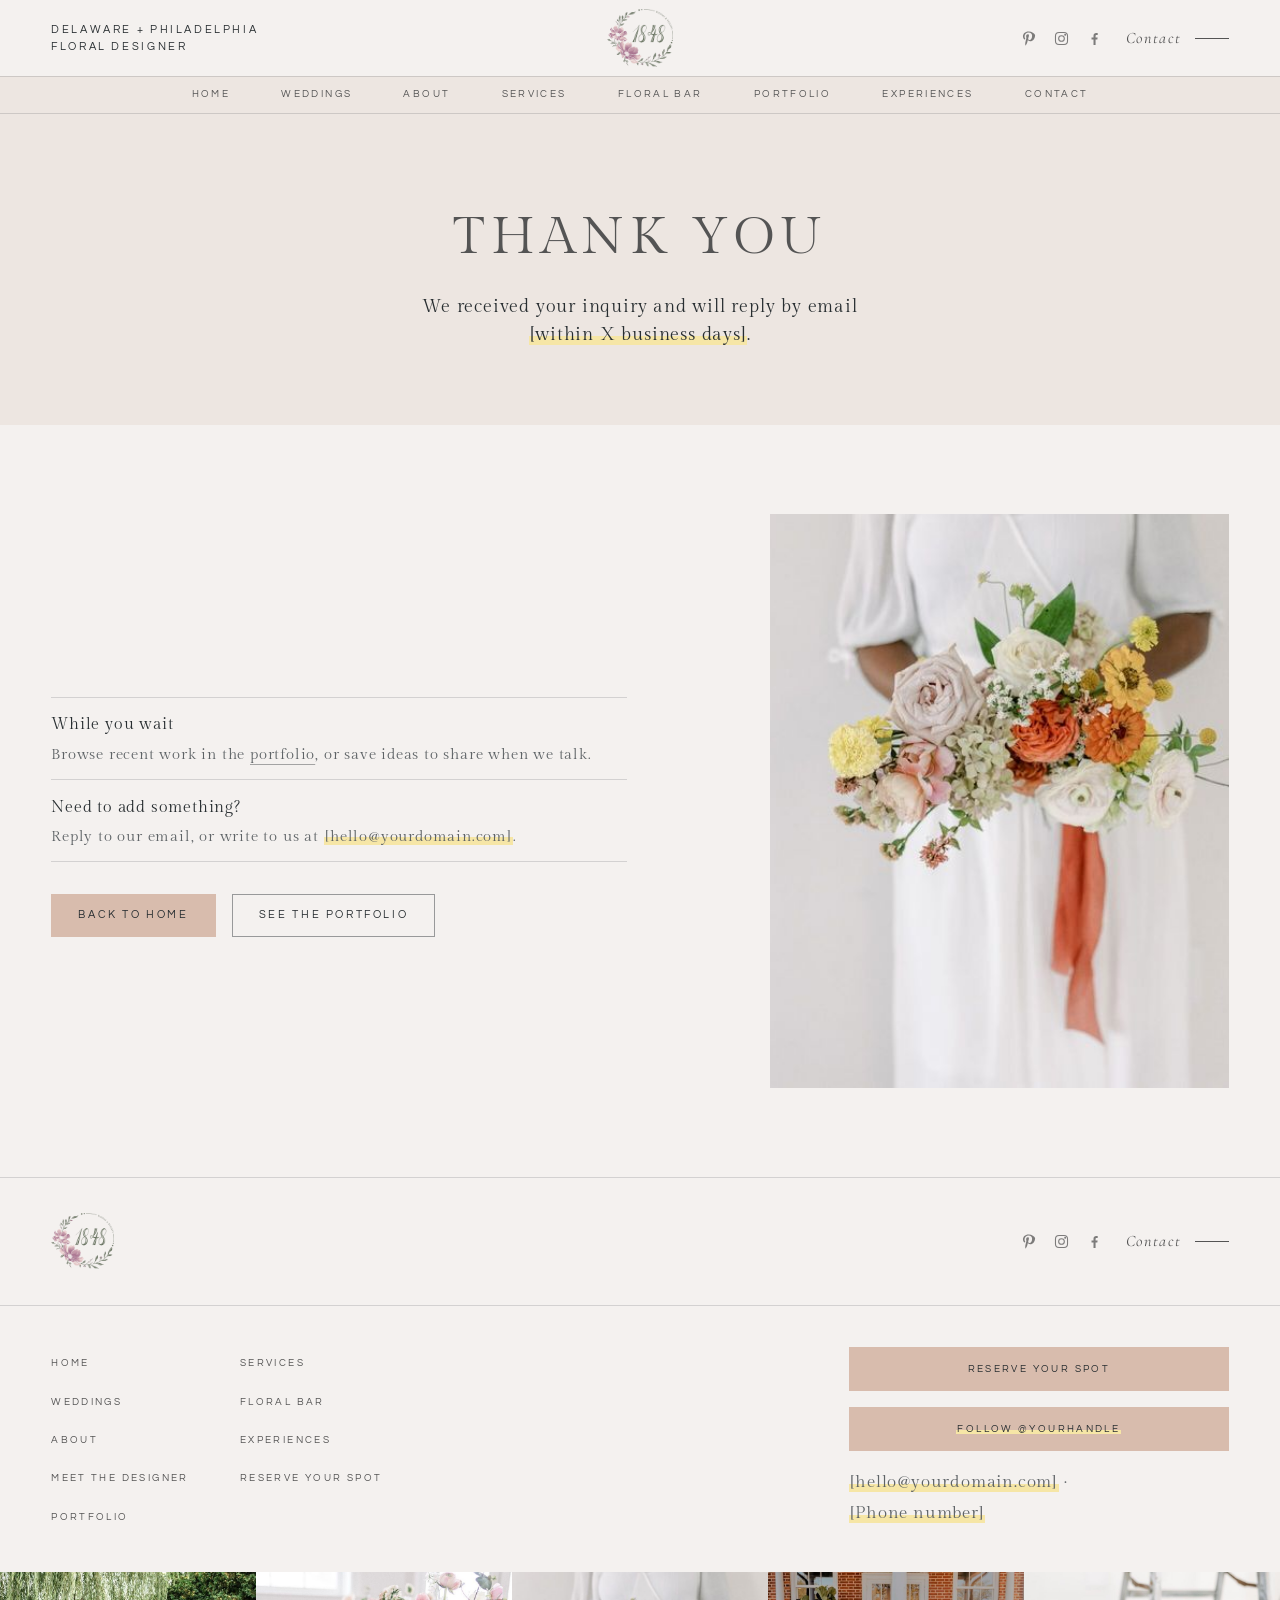
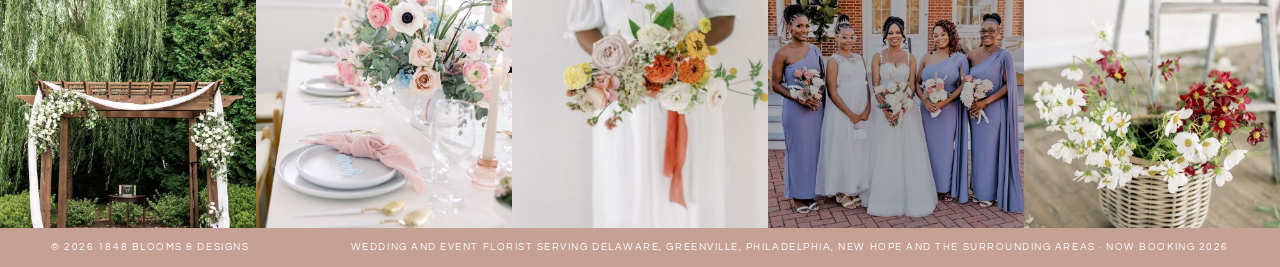
<file: thank-you.html>
<!doctype html>
<html lang="en">
<head>
<meta charset="utf-8">
<meta name="viewport" content="width=device-width, initial-scale=1">
<title>Thank you | 1848 Blooms &amp; Designs</title>
<meta name="description" content="Thank you from 1848 Blooms &amp; Designs.">
<meta name="robots" content="noindex">

<meta property="og:site_name" content="1848 Blooms &amp; Designs">
<meta property="og:locale" content="en_US">
<meta property="og:title" content="Thank you | 1848 Blooms &amp; Designs">
<meta property="og:description" content="Thank you from 1848 Blooms &amp; Designs.">
<meta property="og:type" content="website">
<meta property="og:url" content="https://1848bloomsanddesigns.com/thank-you.html">
<meta property="og:image" content="https://1848bloomsanddesigns.com/assets/img/home-banner.jpg">
<meta property="og:image:width" content="1430">
<meta property="og:image:height" content="953">
<meta name="twitter:card" content="summary_large_image">
<meta name="theme-color" content="#C5A193">
<link rel="icon" type="image/png" href="assets/favicon.png">
<link rel="apple-touch-icon" href="assets/favicon.png">

<link rel="stylesheet" href="assets/site.css?v=3">
</head>
<body>
<a class="skip" href="#main">Skip to content</a>
<header class="hd"><div class="hd__top">
  <p class="flank hd__tag">Delaware + Philadelphia<br>floral designer</p>
  <a class="brand" href="index.html" aria-label="1848 Blooms &amp; Designs, home"><img src="assets/logo-sm.png" width="86" height="76" alt="1848 Blooms &amp; Designs"></a>
  <div class="hd__right"><span class="social"><a href="#" aria-label="Pinterest"><svg viewBox="0 0 24 24" aria-hidden="true"><path d="M12.2 2C6.9 2 4.2 5.600 4.2 8.900c0 2 .8 3.800 2.400 4.400.3.100.5 0 .6-.3l.2-.9c.1-.3 0-.4-.2-.6-.5-.6-.8-1.300-.8-2.300 0-3 2.200-5.700 5.800-5.700 3.200 0 4.900 2 4.900 4.500 0 3.400-1.500 6.200-3.700 6.200-1.200 0-2.100-1-1.800-2.200.3-1.500 1-3.100 1-4.200 0-1-.5-1.800-1.600-1.800-1.300 0-2.300 1.300-2.300 3.100 0 1.100.4 1.900.4 1.900l-1.500 6.400c-.4 1.800-.1 4.200 0 4.400 0 .1.200.2.300.1.100-.2 1.800-2.200 2.300-4.200l.9-3.500c.5.900 1.800 1.600 3.200 1.600 4.200 0 7-3.800 7-8.900C20.200 5 17 2 12.200 2z"/></svg></a><a href="#" aria-label="Instagram"><svg viewBox="0 0 24 24" fill="none" stroke="currentColor" stroke-width="1.5" aria-hidden="true"><rect x="3.500" y="3.500" width="17" height="17" rx="5"/><circle cx="12" cy="12" r="4"/><circle cx="17.200" cy="6.800" r=".6" fill="currentColor"/></svg></a><a href="#" aria-label="Facebook"><svg viewBox="0 0 24 24" aria-hidden="true"><path d="M13.500 21v-7.500h2.500l.4-3h-2.900V8.600c0-.9.3-1.500 1.500-1.500h1.500V4.400c-.3 0-1.200-.1-2.200-.1-2.200 0-3.700 1.300-3.700 3.800v2.400H7.800v3h2.800V21h2.900z"/></svg></a></span><a class="contact-link" href="contact.html">Contact</a>
    <button class="menu-btn" type="button" aria-expanded="false" aria-controls="mnav"><i aria-hidden="true"></i><span>Menu</span></button></div>
</div></header>
<nav class="primary" aria-label="Main"><a href="index.html">Home</a><a href="weddings.html">Weddings</a><a href="about.html">About</a><a href="services.html">Services</a><a href="floral-bar.html">Floral Bar</a><a href="portfolio.html">Portfolio</a><a href="experiences.html">Experiences</a><a href="contact.html">Contact</a></nav>
<nav class="mnav" id="mnav" aria-label="Menu">
  <ul><li><a href="index.html">Home</a></li><li><a href="weddings.html">Weddings</a></li><li><a href="about.html">About</a></li><li><a href="designer.html">Meet the designer</a></li><li><a href="services.html">Services</a></li><li><a href="floral-bar.html">Floral Bar</a></li><li><a href="portfolio.html">Portfolio</a></li><li><a href="experiences.html">Experiences</a></li><li><a href="reserve.html">Reserve your spot</a></li><li><a href="contact.html">Contact</a></li></ul>
  <div class="foot-line"><span>Serving Delaware, Philadelphia + New Hope</span><span>Now booking 2026</span></div>
</nav>
<main id="main">

<div data-thanks>
<section class="phero phero--plain">
  <div class="phero__mid"><div class="tbar"><p class="flank">We received<br>your message</p><h1 class="dsp" data-ty-title>Thank you</h1><p class="flank">Talk<br>soon</p></div></div>
  <div class="phero__foot">
    <p data-ty="inquiry">We received your inquiry and will reply by email <span class="ph">[within X business days]</span>.</p>
    <p data-ty="reservation" hidden>We received your reservation request. We will email you to confirm your spot <span class="ph">[within X business days]</span>.</p>
  </div>
</section>
<section class="section thanks-body">
  <div class="wrap split">
    <div>
      <ul class="tick">
        <li><strong>While you wait</strong><span>Browse recent work in the <a class="link" href="portfolio.html">portfolio</a>, or save ideas to share when we talk.</span></li>
        <li><strong>Need to add something?</strong><span>Reply to our email, or write to us at <span class="ph">[hello@yourdomain.com]</span>.</span></li>
      </ul>
      <div class="btn-row" style="margin-top:2rem"><a class="btn" href="index.html">Back to home</a><a class="btn btn--ghost" href="portfolio.html">See the portfolio</a></div>
    </div>
    <figure><img src="assets/img/bouquet-ribbon.jpg" srcset="assets/img/sm/bouquet-ribbon.jpg 800w, assets/img/bouquet-ribbon.jpg 1600w" sizes="(max-width: 900px) 100vw, 50vw" width="1600" height="1067" alt="A pastel and coral bouquet tied with a rust-colored ribbon" loading="lazy" decoding="async" style="aspect-ratio:4/5;object-position:50% 40%"></figure>
  </div>
</section>
</div>

</main>
<footer class="site-footer">
  <div class="f-top"><a class="brand" href="index.html" aria-label="1848 Blooms &amp; Designs, home"><img src="assets/logo-sm.png" width="86" height="76" alt="1848 Blooms &amp; Designs"></a><div class="hd__right"><span class="social"><a href="#" aria-label="Pinterest"><svg viewBox="0 0 24 24" aria-hidden="true"><path d="M12.2 2C6.9 2 4.2 5.600 4.2 8.900c0 2 .8 3.800 2.400 4.400.3.100.5 0 .6-.3l.2-.9c.1-.3 0-.4-.2-.6-.5-.6-.8-1.300-.8-2.300 0-3 2.200-5.700 5.800-5.700 3.200 0 4.900 2 4.900 4.500 0 3.400-1.500 6.200-3.700 6.200-1.200 0-2.100-1-1.800-2.200.3-1.500 1-3.100 1-4.200 0-1-.5-1.800-1.600-1.800-1.300 0-2.300 1.300-2.300 3.100 0 1.100.4 1.900.4 1.900l-1.500 6.400c-.4 1.800-.1 4.200 0 4.400 0 .1.200.2.300.1.100-.2 1.800-2.200 2.300-4.200l.9-3.500c.5.900 1.800 1.600 3.200 1.600 4.200 0 7-3.800 7-8.900C20.200 5 17 2 12.200 2z"/></svg></a><a href="#" aria-label="Instagram"><svg viewBox="0 0 24 24" fill="none" stroke="currentColor" stroke-width="1.5" aria-hidden="true"><rect x="3.500" y="3.500" width="17" height="17" rx="5"/><circle cx="12" cy="12" r="4"/><circle cx="17.200" cy="6.800" r=".6" fill="currentColor"/></svg></a><a href="#" aria-label="Facebook"><svg viewBox="0 0 24 24" aria-hidden="true"><path d="M13.500 21v-7.500h2.500l.4-3h-2.900V8.600c0-.9.3-1.500 1.500-1.500h1.500V4.400c-.3 0-1.200-.1-2.200-.1-2.200 0-3.700 1.300-3.700 3.800v2.400H7.800v3h2.800V21h2.900z"/></svg></a></span><a class="contact-link" href="contact.html">Contact</a></div></div>
  <div class="f-mid">
    <ul><li><a href="index.html">Home</a></li><li><a href="weddings.html">Weddings</a></li><li><a href="about.html">About</a></li><li><a href="designer.html">Meet the designer</a></li><li><a href="portfolio.html">Portfolio</a></li></ul>
    <ul><li><a href="services.html">Services</a></li><li><a href="floral-bar.html">Floral Bar</a></li><li><a href="experiences.html">Experiences</a></li><li><a href="reserve.html">Reserve your spot</a></li></ul>
    <div class="f-btns"><a class="btn" href="reserve.html">Reserve your spot</a><a class="btn" href="#"><span class="ph">Follow @yourhandle</span></a>
      <p class="f-note"><span class="ph">[hello@yourdomain.com]</span> &middot; <span class="ph">[Phone number]</span></p></div>
  </div>
  <div class="f-thumbs"><img src="assets/img/arch-willow.jpg" srcset="assets/img/sm/arch-willow.jpg 800w, assets/img/arch-willow.jpg 981w" sizes="(max-width: 560px) 33vw, 20vw" width="981" height="1284" alt="A wooden wedding arch with white flowers" loading="lazy" decoding="async" ><img src="assets/img/pastel-table-a.jpg" srcset="assets/img/sm/pastel-table-a.jpg 800w, assets/img/pastel-table-a.jpg 1067w" sizes="(max-width: 560px) 33vw, 20vw" width="1067" height="1600" alt="A pastel event table with a tall floral arrangement" loading="lazy" decoding="async" ><img src="assets/img/bouquet-ribbon.jpg" srcset="assets/img/sm/bouquet-ribbon.jpg 800w, assets/img/bouquet-ribbon.jpg 1600w" sizes="(max-width: 560px) 33vw, 20vw" width="1600" height="1067" alt="A pastel bridal bouquet with a rust ribbon" loading="lazy" decoding="async" ><img src="assets/img/bridesmaids.jpg" srcset="assets/img/sm/bridesmaids.jpg 800w, assets/img/bridesmaids.jpg 1049w" sizes="(max-width: 560px) 33vw, 20vw" width="1049" height="1600" alt="Bridesmaids holding white bouquets" loading="lazy" decoding="async" ><img src="assets/img/ladder-daisies.jpg" srcset="assets/img/sm/ladder-daisies.jpg 800w, assets/img/ladder-daisies.jpg 1067w" sizes="(max-width: 560px) 33vw, 20vw" width="1067" height="1600" alt="Daisies in a woven basket" loading="lazy" decoding="async" ></div>
  <div class="legal"><span>&copy; <span data-year>2026</span> 1848 Blooms &amp; Designs</span><span>Wedding and event florist serving Delaware, Greenville, Philadelphia, New Hope and the surrounding areas &middot; Now booking 2026</span></div>
</footer>
<script src="assets/site.js"></script>
</body>
</html>
</file>
<file: assets/site.css>
/* 1848 Blooms & Designs, v3
   Soft, airy, boutique. Warm greige paper, dusty rose accents, wide-tracked light serif capitals,
   tiny sans labels, a handwritten accent word, a centered wordmark header with a thin nav bar,
   photo-led sections with floating cards. */

@font-face{font-family:"Gilda Display";src:url([data-uri]) format("woff2");font-weight:400;font-style:normal;font-display:swap}
@font-face{font-family:"Cormorant";src:url([data-uri]) format("woff2");font-weight:400;font-style:italic;font-display:swap}
@font-face{font-family:"Questrial";src:url([data-uri]) format("woff2");font-weight:400;font-display:swap}
@font-face{font-family:"Pinyon Script";src:url([data-uri]) format("woff2");font-weight:400;font-display:swap}

:root{
  --paper:#F4F1EF;
  --petal:#E3D7CE;      /* sand */
  --petal-2:#EDE6E1;    /* light sand */
  --white:#FFFFFF;
  --deep:#282E31;       /* charcoal */
  --moss:#282E31;
  --rose:#C5A193;
  --rose-2:#D8BCAD;
  --rose-d:#A47F70;
  --leaf:#C5A193;
  --orchid:#A47F70;
  --ink:#282E31;
  --ink-2:#5E6366;
  --olive:#2E3823;
  --cream:#F4F1EF;
  --line:rgba(40,46,49,.16);
  --line-d:rgba(244,241,239,.26);

  --display:"Gilda Display","Cormorant",Georgia,serif;
  --serif:"Gilda Display","Cormorant",Georgia,serif;
  --sans:"Questrial","Helvetica Neue",Arial,sans-serif;
  --script:"Pinyon Script","Snell Roundhand",cursive;

  --pad:clamp(20px,4vw,64px);
  --max:1240px;
  --head-h:76px;
  --nav-h:38px;
  --ease:cubic-bezier(.2,.7,.2,1);
}

*,*::before,*::after{box-sizing:border-box}
html{-webkit-text-size-adjust:100%;scroll-behavior:smooth;scroll-padding-top:calc(var(--nav-h) + 16px)}
body{margin:0;background:var(--paper);color:var(--ink);font:400 1.2rem/1.7 var(--serif);letter-spacing:.012em;-webkit-font-smoothing:antialiased;text-rendering:optimizeLegibility}
img{display:block;max-width:100%;height:auto}
h1,h2,h3,h4,p,ul,ol,dl,dd,figure{margin:0}
ul,ol{padding:0;list-style:none}
a{color:inherit}
button,input,select,textarea{font:inherit;color:inherit}
:focus-visible{outline:2px solid var(--rose-d);outline-offset:3px}
.skip{position:absolute;left:-999px;top:8px;background:var(--deep);color:var(--cream);padding:.6em 1em;z-index:100}
.skip:focus{left:8px}
.wrap{width:100%;max-width:calc(var(--max) + var(--pad)*2);margin-inline:auto;padding-inline:var(--pad)}
body.menu-open{overflow:hidden}

/* ---------- Type ---------- */
.dsp,h1,h2{font-family:var(--display);font-weight:300;text-transform:uppercase;letter-spacing:.09em;line-height:1.28;text-wrap:balance;color:var(--olive)}
h1{font-size:clamp(2rem,1.1rem + 3.4vw,4.3rem)}
h2{font-size:clamp(1.65rem,1.05rem + 1.9vw,3rem)}
h3{font-family:var(--display);font-weight:400;font-size:clamp(1.45rem,1.2rem + .7vw,1.9rem);letter-spacing:.03em;line-height:1.2;text-wrap:balance}
p{max-width:62ch;text-wrap:pretty}
h1+p,h2+p,h3+p{margin-top:1rem}
.lede{font-size:1.3rem;line-height:1.6;max-width:40ch}
.small{font-size:1rem;color:var(--ink-2)}
.script{font-family:var(--script);text-transform:none;letter-spacing:0;font-weight:400;font-size:1.28em;line-height:1}
.eyebrow,.flank{font:400 .68rem/1.6 var(--sans);letter-spacing:.24em;text-transform:uppercase;color:var(--ink)}
.eyebrow{display:block;text-align:center;margin-bottom:1.1rem}
.rule{display:block;width:min(240px,50%);height:1px;background:var(--line);margin:1.6rem auto}
.ph{background:linear-gradient(transparent 58%,#F6E6A6 58%);padding:0 .1em;color:inherit}
.deep .ph,.story .ph,.panel--deep .ph{color:var(--ink)}

/* centered title block */
.tbar{display:block;text-align:center}
.tbar .flank{display:none}
.tbar h1,.tbar h2{text-align:center}

/* ---------- Links & buttons ---------- */
.link{text-decoration:underline;text-decoration-thickness:1px;text-underline-offset:.3em;text-decoration-color:rgba(40,46,49,.4);transition:color .2s,text-decoration-color .2s}
.link:hover{color:var(--rose-d);text-decoration-color:var(--rose-d)}
.btn{display:inline-flex;align-items:center;justify-content:center;gap:1rem;padding:1.35em 2.4em;border:1px solid var(--rose-2);background:var(--rose-2);color:var(--ink);font:400 .68rem/1 var(--sans);letter-spacing:.24em;text-transform:uppercase;text-decoration:none;border-radius:0;cursor:pointer;transition:background .3s,border-color .3s,color .3s}
.btn:hover{background:var(--rose);border-color:var(--rose)}
.btn--ghost{background:transparent;border-color:rgba(40,46,49,.45)}
.btn--ghost:hover{background:var(--ink);border-color:var(--ink);color:var(--cream)}
.btn--cream{background:var(--paper);border-color:var(--paper);color:var(--ink)}
.btn--cream:hover{background:var(--rose-2);border-color:var(--rose-2)}
.btn--rose{background:var(--rose);border-color:var(--rose);color:#fff}
.btn--rose:hover{background:var(--rose-d);border-color:var(--rose-d)}
.btn--arrow::after,.arrow-link::after{content:"";width:34px;height:7px;flex:none;background:no-repeat center/100% 100% url("data:image/svg+xml,%3Csvg xmlns='http://www.w3.org/2000/svg' viewBox='0 0 34 7' fill='none' stroke='currentColor' stroke-width='1'%3E%3Cpath d='M0 3.5h33M29 .5l4 3-4 3'/%3E%3C/svg%3E");filter:none}
.btn--arrow::after{background:currentColor;-webkit-mask:url("data:image/svg+xml,%3Csvg xmlns='http://www.w3.org/2000/svg' viewBox='0 0 34 7' fill='none' stroke='black' stroke-width='1'%3E%3Cpath d='M0 3.5h33M29 .5l4 3-4 3'/%3E%3C/svg%3E") center/100% 100% no-repeat;mask:url("data:image/svg+xml,%3Csvg xmlns='http://www.w3.org/2000/svg' viewBox='0 0 34 7' fill='none' stroke='black' stroke-width='1'%3E%3Cpath d='M0 3.5h33M29 .5l4 3-4 3'/%3E%3C/svg%3E") center/100% 100% no-repeat}
.arrow-link{display:inline-flex;align-items:center;gap:.9rem;font:400 .68rem/1 var(--sans);letter-spacing:.24em;text-transform:uppercase;text-decoration:none}
.arrow-link::after{background:currentColor;-webkit-mask:url("data:image/svg+xml,%3Csvg xmlns='http://www.w3.org/2000/svg' viewBox='0 0 34 7' fill='none' stroke='black' stroke-width='1'%3E%3Cpath d='M0 3.5h33M29 .5l4 3-4 3'/%3E%3C/svg%3E") center/100% 100% no-repeat;mask:url("data:image/svg+xml,%3Csvg xmlns='http://www.w3.org/2000/svg' viewBox='0 0 34 7' fill='none' stroke='black' stroke-width='1'%3E%3Cpath d='M0 3.5h33M29 .5l4 3-4 3'/%3E%3C/svg%3E") center/100% 100% no-repeat;transition:transform .3s var(--ease)}
.arrow-link:hover::after{transform:translateX(5px)}
.btn-row{display:flex;flex-wrap:wrap;gap:.8rem 1rem;align-items:center}
.btn-row--center{justify-content:center}

/* ---------- Header: top row (tagline, wordmark, contact) + thin nav bar ---------- */
.hd{position:relative;z-index:60;background:var(--paper)}
.hd__top{display:grid;grid-template-columns:1fr auto 1fr;align-items:center;gap:1rem;padding:.5rem var(--pad);min-height:var(--head-h)}
.hd__tag{max-width:none}
.brand{display:block;line-height:0}
.brand img{height:58px;width:auto}
.hd__right{justify-self:end;display:flex;align-items:center;gap:1.4rem}
.social{display:flex;gap:1rem}
.social svg{width:17px;height:17px;display:block;fill:currentColor}
.social a{display:block;line-height:0;opacity:.75;transition:opacity .2s,color .2s}
.social a:hover{opacity:1;color:var(--rose-d)}
.social a:hover{opacity:1}
.contact-link{display:inline-flex;align-items:center;gap:.8rem;font:italic 400 1rem var(--serif);letter-spacing:.1em;text-decoration:none}
.contact-link::after{content:"";width:34px;height:1px;background:currentColor}
.primary{position:sticky;top:0;z-index:60;display:flex;justify-content:center;gap:clamp(1.4rem,4vw,4.2rem);height:var(--nav-h);align-items:center;background:var(--petal-2);border-block:1px solid var(--line);padding-inline:var(--pad)}
.primary a{font:400 .62rem/1 var(--sans);letter-spacing:.24em;text-transform:uppercase;text-decoration:none;padding:.9em 0;background:linear-gradient(currentColor,currentColor) 50% 78%/0 1px no-repeat;transition:background-size .3s var(--ease)}
.primary a:hover,.primary a[aria-current="page"]{background-size:100% 1px}
.menu-btn{display:none;align-items:center;gap:.7rem;background:none;border:1px solid rgba(40,46,49,.35);border-radius:0;padding:.8em 1.1em;cursor:pointer;font:400 .62rem/1 var(--sans);letter-spacing:.2em;text-transform:uppercase}
.menu-btn i{display:block;width:16px;height:7px;border-top:1px solid currentColor;border-bottom:1px solid currentColor}

/* full-screen menu (small screens) */
.mnav{position:fixed;inset:0;z-index:55;background:var(--paper);color:var(--ink);padding:calc(var(--head-h) + 1rem) var(--pad) 2rem;display:flex;flex-direction:column;justify-content:space-between;overflow:auto;visibility:hidden;opacity:0;transition:opacity .35s,visibility .35s}
.menu-open .mnav{visibility:visible;opacity:1}
.mnav ul{max-width:560px;margin-inline:auto;width:100%;text-align:center}
.mnav li{border-bottom:1px solid var(--line)}
.mnav li a{display:block;font-family:var(--display);font-weight:300;text-transform:uppercase;letter-spacing:.14em;font-size:clamp(1.3rem,1rem + 1.6vw,1.9rem);line-height:1.2;padding:.8em 0;text-decoration:none;transition:color .2s}
.mnav li a:hover{color:var(--rose-d)}
.mnav .foot-line{display:flex;justify-content:center;text-align:center;flex-wrap:wrap;gap:.6rem 2rem;margin-top:2rem;font:400 .68rem/1.6 var(--sans);letter-spacing:.2em;text-transform:uppercase}

/* ---------- Home hero ---------- */
.hero{position:relative;isolation:isolate;overflow:hidden;min-height:clamp(560px,calc(100svh - var(--head-h) - var(--nav-h)),860px);display:flex;flex-direction:column;justify-content:flex-end;color:#fff}
.hero__img{position:absolute;inset:0;z-index:-2;width:100%;height:100%;object-fit:cover;object-position:60% 70%;animation:settle 2.6s var(--ease) both}
.hero::after{content:"";position:absolute;inset:0;z-index:-1;background:linear-gradient(90deg,rgba(40,46,49,.45) 0%,rgba(40,46,49,.18) 55%,rgba(40,46,49,.05) 100%),linear-gradient(0deg,rgba(40,46,49,.4),rgba(40,46,49,0) 45%)}
.hero__body{padding:clamp(5rem,12vw,9rem) var(--pad) clamp(2.5rem,5vw,4.5rem);max-width:calc(var(--max) + var(--pad)*2);width:100%;margin-inline:auto}
.hero .eyebrow{text-align:left;color:#fff;margin-bottom:1.4rem}
.hero h1{color:#fff;text-align:left;font-size:clamp(2rem,1rem + 3.6vw,4.4rem);font-weight:300;line-height:1.18;max-width:14em;letter-spacing:.07em}
.hero h1 .script{display:block;font-size:1.35em;margin-top:.12em;margin-left:.3em;line-height:1.05}
.hero .btn-row{margin-top:2.2rem}
.hero .btn{background:rgba(164,127,112,.92);border-color:transparent;color:#fff;min-width:15rem;justify-content:space-between}
.hero .btn:hover{background:var(--rose-d)}
.scroll-cue{position:absolute;right:clamp(14px,2.4vw,36px);top:50%;transform:translateY(-50%) rotate(90deg);transform-origin:center;font:400 .58rem var(--sans);letter-spacing:.3em;text-transform:uppercase;white-space:nowrap;display:flex;align-items:center;gap:.8rem}
.scroll-cue::after{content:"";width:42px;height:1px;background:currentColor}
@keyframes settle{from{transform:scale(1.05)}to{transform:none}}
@keyframes fade{from{opacity:0}to{opacity:1}}

/* ---------- Page hero (inner pages) ---------- */
.phero{position:relative;isolation:isolate;overflow:hidden;min-height:clamp(380px,56svh,560px);display:flex;flex-direction:column;justify-content:center;text-align:center;color:#fff}
.phero__img{position:absolute;inset:0;z-index:-2;width:100%;height:100%;object-fit:cover}
.phero::after{content:"";position:absolute;inset:0;z-index:-1;background:rgba(40,46,49,.38)}
.phero__mid{padding:clamp(3rem,6vw,5rem) var(--pad) 0}
.phero h1{color:#fff}
.phero__foot{padding:1.4rem var(--pad) clamp(3rem,6vw,5rem);display:flex;flex-direction:column;align-items:center;gap:1.6rem}
.phero__foot p{font-size:1.25rem;line-height:1.55;max-width:44ch;margin-inline:auto}
.phero--plain{min-height:0;background:var(--petal-2);color:var(--ink)}
.phero--plain::after{display:none}
.phero--plain h1{color:var(--olive)}
.phero--plain .phero__mid{padding-top:clamp(3.5rem,7vw,6rem);padding-bottom:0}
.phero--plain .phero__foot{padding-bottom:clamp(3rem,6vw,5rem)}

/* ---------- Split panels ---------- */
.panels{display:grid;grid-template-columns:1fr 1fr}
.panels>*{min-width:0}
.panel{padding:clamp(3rem,7vw,7rem) var(--pad)}
.panel--deep{background:var(--deep);color:var(--cream)}
.panel--deep h2,.panel--deep h3{color:var(--cream)}
.panel--petal{background:var(--petal)}
.panel--paper2{background:var(--white)}
.panel--img{padding:0;position:relative;min-height:560px}
.panel--img img{position:absolute;inset:0;width:100%;height:100%;object-fit:cover}
.panel--center{display:grid;align-content:center;justify-items:center;text-align:center}
.panel--center>div{max-width:34rem}
.panel--center p{margin-inline:auto}
.panel--center .btn-row{justify-content:center}
.panel--center .tick{text-align:left}
.panel--sticky>div{position:sticky;top:calc(var(--nav-h) + 2rem)}
.panel h2{font-size:clamp(1.6rem,1rem + 1.8vw,2.7rem)}
.panel p{margin-top:1.4rem}
.panel .btn-row{margin-top:2rem}
.panel .tick{margin-top:1.6rem}

/* ---------- Sections ---------- */
.section{padding-block:clamp(4rem,9vw,8rem)}
.section--tight{padding-block:clamp(3rem,6vw,5.5rem)}
.band-petal{background:var(--petal)}
.band-paper2{background:var(--white)}
.band-deep,.band-moss{background:var(--deep);color:var(--cream)}
.band-moss h2,.band-moss h3,.band-deep h2,.band-deep h3{color:var(--cream)}
.center{text-align:center}
.center p{margin-inline:auto}
.sec-intro{margin:clamp(1.2rem,2.5vw,2rem) auto clamp(2rem,4vw,3.5rem);max-width:52ch;text-align:center}

/* intro (home) */
.intro{text-align:center;padding-block:clamp(4.5rem,9vw,8rem)}
.intro h2{max-width:20em;margin-inline:auto}
.intro p{margin:0 auto;max-width:52ch}
.intro .btn-row{justify-content:center;margin-top:2.4rem}

/* photo rail with previous / next */
.rail-wrap{padding-bottom:clamp(3rem,6vw,5rem)}
.rail{display:flex;align-items:flex-start;gap:clamp(12px,1.6vw,24px);overflow-x:auto;scroll-snap-type:x mandatory;scrollbar-width:none;padding-inline:var(--pad);-webkit-overflow-scrolling:touch}
.rail::-webkit-scrollbar{display:none}
.rail figure{flex:0 0 clamp(240px,29vw,420px);scroll-snap-align:start}
.rail figure:nth-child(3n+2){margin-top:clamp(1.2rem,3vw,3rem)}
.rail img{width:100%;height:auto;aspect-ratio:var(--ar,4/5);object-fit:cover}
.rail-ctl{display:flex;justify-content:space-between;align-items:center;padding:1.6rem var(--pad) 0;max-width:calc(var(--max) + var(--pad)*2);margin-inline:auto}
.rail-ctl button{display:inline-flex;align-items:center;gap:1rem;background:none;border:0;cursor:pointer;font:400 .62rem var(--sans);letter-spacing:.24em;text-transform:uppercase;padding:.6em 0}
.rail-ctl button i{width:34px;height:7px;background:currentColor;-webkit-mask:url("data:image/svg+xml,%3Csvg xmlns='http://www.w3.org/2000/svg' viewBox='0 0 34 7' fill='none' stroke='black' stroke-width='1'%3E%3Cpath d='M0 3.5h33M29 .5l4 3-4 3'/%3E%3C/svg%3E") center/100% 100% no-repeat;mask:url("data:image/svg+xml,%3Csvg xmlns='http://www.w3.org/2000/svg' viewBox='0 0 34 7' fill='none' stroke='black' stroke-width='1'%3E%3Cpath d='M0 3.5h33M29 .5l4 3-4 3'/%3E%3C/svg%3E") center/100% 100% no-repeat}
.rail-ctl .prev i{transform:scaleX(-1)}
.rail-ctl button:hover{color:var(--rose-d)}

/* designer: photo with an overlapping white card */
.bio{position:relative;display:grid;grid-template-columns:repeat(12,1fr);align-items:center;padding-block:clamp(2rem,5vw,5rem);max-width:calc(var(--max) + var(--pad)*2);margin-inline:auto;padding-inline:var(--pad)}
.bio__img{grid-column:1/8;grid-row:1}
.bio__img img{width:100%;aspect-ratio:4/5;object-fit:cover;object-position:50% 25%;max-height:760px}
.bio__card{grid-column:7/13;grid-row:1;background:var(--white);padding:clamp(2.2rem,4.5vw,4.5rem) clamp(1.6rem,3.5vw,3.5rem);text-align:center;z-index:1;margin-block:3rem}
.bio__card h2{margin-top:.4rem}
.bio__card p{margin:1.4rem auto 0;font-size:1.15rem}
.bio__card .arrow-link{margin-top:2rem}

/* signature service: full-bleed photo with a floating card */
.feature{position:relative;isolation:isolate;display:grid;place-items:center;padding:clamp(4rem,9vw,8rem) var(--pad);min-height:clamp(520px,80svh,760px)}
.feature>img{position:absolute;inset:0;z-index:-1;width:100%;height:100%;object-fit:cover}
.feature__card{background:var(--paper);padding:clamp(2.4rem,5vw,4.6rem) clamp(1.6rem,4.5vw,4.5rem);max-width:720px;text-align:center}
.feature__card p{margin:1.4rem auto 0;font-size:1.15rem}
.feature__card .btn{margin-top:2rem}

/* image cards with centered captions */
.cards{display:grid;grid-template-columns:repeat(3,1fr);gap:clamp(1rem,2.4vw,2.6rem)}
.cards figure{text-align:center}
.cards a{text-decoration:none;display:block}
.cards .ph-img{overflow:hidden;background:var(--petal-2)}
.cards img{width:100%;aspect-ratio:3/4;object-fit:cover;transition:transform 1s var(--ease)}
.cards a:hover img{transform:scale(1.03)}
.cards h3{margin-top:1.3rem;text-transform:uppercase;font-weight:300;letter-spacing:.14em;font-size:1.25rem}
.cards figcaption p{margin:.6rem auto 0;font-size:1.08rem;color:var(--ink-2);max-width:32ch;line-height:1.5}

/* quotes */
.rev{display:grid;grid-template-columns:repeat(3,1fr);gap:clamp(1rem,2.4vw,2.6rem);overflow:visible;margin:0;padding:0}
.rc{background:var(--white);padding:2.2rem 1.8rem;display:grid;grid-template-rows:auto 1fr auto;gap:1.1rem;text-align:center;border:0;min-height:0}
.rc .src{font:400 .6rem var(--sans);letter-spacing:.24em;text-transform:uppercase;color:var(--ink-2)}
.rc blockquote{margin:0;font-family:var(--display);font-style:italic;font-weight:400;font-size:1.35rem;line-height:1.4}
.rc cite{font:400 .66rem var(--sans);letter-spacing:.22em;text-transform:uppercase;font-style:normal;color:var(--ink-2)}

/* closing banner */
.closing{position:relative;isolation:isolate;display:grid;place-items:center;text-align:center;min-height:clamp(440px,70svh,640px);padding:clamp(4rem,8vw,7rem) var(--pad);color:#fff}
.closing>img{position:absolute;inset:0;z-index:-2;width:100%;height:100%;object-fit:cover}
.closing::after{content:"";position:absolute;inset:0;z-index:-1;background:rgba(40,46,49,.42)}
.closing .script{display:block;font-size:clamp(2.6rem,1.4rem + 4.6vw,5.6rem);line-height:1.08;margin-bottom:2.2rem;max-width:12em;margin-inline:auto}

/* plain closing line on inner pages */
.closer{display:grid;justify-items:center;text-align:center;gap:2rem}
.closer h2{max-width:18em}

/* ---------- Footer ---------- */
.site-footer{background:var(--paper);border-top:1px solid var(--line)}
.f-top{display:flex;justify-content:space-between;align-items:center;gap:1.5rem;padding:2.2rem var(--pad);border-bottom:1px solid var(--line)}
.f-top .brand img{height:56px}
.f-mid{display:grid;grid-template-columns:max-content max-content minmax(0,1fr);gap:2rem clamp(2rem,4vw,3.5rem);padding:2.6rem var(--pad);align-items:start}
.f-mid .f-btns{justify-self:end;width:min(100%,380px)}
.f-mid ul li+li{margin-top:.55rem}
.f-mid a{font:400 .62rem var(--sans);letter-spacing:.24em;text-transform:uppercase;text-decoration:none}
.f-mid a:hover{color:var(--rose-d)}
.f-mid .f-note{font-size:1.05rem;color:var(--ink-2);max-width:30ch}
.f-btns{display:grid;gap:1rem;justify-items:stretch}
.f-btns .btn{padding:1.6em 1.5em;font-style:normal}
.f-thumbs{display:grid;grid-template-columns:repeat(5,1fr)}
.f-thumbs img{width:100%;aspect-ratio:1;object-fit:cover}
.legal{background:var(--rose);color:#fff;padding:.9rem var(--pad);display:flex;justify-content:space-between;gap:1rem;flex-wrap:wrap;font:400 .6rem var(--sans);letter-spacing:.16em;text-transform:uppercase}

/* ---------- Content blocks reused on inner pages ---------- */
.split{display:grid;grid-template-columns:7fr 5fr;gap:clamp(2rem,6vw,6rem);align-items:center}
.split--flip{grid-template-columns:5fr 7fr}
.split--top{align-items:start}
.split--57{grid-template-columns:5fr 7fr}
.split img{width:100%;object-fit:cover}
.split .copy>*+*{margin-top:1.3rem}
.split .copy .btn-row{margin-top:2rem}

.principles{display:grid;grid-template-columns:repeat(3,1fr)}
.principles>div{padding:0 clamp(1rem,2.5vw,2.6rem);border-left:1px solid var(--line-d)}
.principles>div:first-child{padding-left:0;border-left:0}
.principles h3{margin-bottom:.9rem;color:var(--cream)}
.principles p{color:rgba(246,238,232,.88)}

.steps{counter-reset:s}
.steps li{display:grid;grid-template-columns:clamp(4rem,9vw,8rem) 1fr;gap:1rem 2rem;padding-block:clamp(1.4rem,3vw,2.2rem);border-top:1px solid var(--line);align-items:baseline}
.steps li:last-child{border-bottom:1px solid var(--line)}
.steps li::before{counter-increment:s;content:counter(s);font-family:var(--display);font-weight:300;font-size:clamp(2.6rem,5vw,4.4rem);line-height:1;color:var(--leaf)}
.steps h3{margin-bottom:.4rem}
.steps p{color:var(--ink-2)}
.steps--three{display:grid;grid-template-columns:repeat(3,1fr);gap:clamp(1.5rem,4vw,4rem)}
.steps--three li{display:block;border:0!important;padding:0}

.full-img img{width:100%;height:clamp(300px,48vw,640px);object-fit:cover}

.tick li{padding:.7rem 0;border-top:1px solid var(--line)}
.tick li:last-child{border-bottom:1px solid var(--line)}
.tick strong{font-weight:500}
.tick li>span{display:block;color:var(--ink-2);font-size:.97rem}
.deep .tick li,.panel--deep .tick li{border-color:var(--line-d)}
.deep .tick li>span,.panel--deep .tick li>span{color:rgba(246,238,232,.82)}

.service-img{width:100%;height:100%;object-fit:cover}
.stack-2{display:grid;gap:clamp(.6rem,1vw,1rem);grid-template-columns:1fr 1fr}
.stack-2 img{aspect-ratio:3/4;object-fit:cover;width:100%}
.stack-2 img:nth-child(2){margin-top:3rem}

.faq details{border-top:1px solid var(--line)}
.faq details:last-child{border-bottom:1px solid var(--line)}
.faq summary{list-style:none;cursor:pointer;display:flex;justify-content:space-between;gap:1.5rem;align-items:center;padding:1.25rem 0;font-family:var(--display);font-weight:300;font-size:clamp(1.3rem,1.1rem + .7vw,1.7rem);line-height:1.2}
.faq summary::-webkit-details-marker{display:none}
.faq summary::after{content:"";flex:none;width:.7rem;height:.7rem;border-right:1.5px solid var(--moss);border-bottom:1.5px solid var(--moss);transform:rotate(45deg) translateY(-2px);transition:transform .3s var(--ease)}
.faq details[open] summary::after{transform:rotate(-135deg) translate(-2px,-2px)}
.faq details>div{padding:0 0 1.5rem;color:var(--ink-2);max-width:60ch}
.faq summary:hover{color:var(--orchid)}

.xp{display:grid;grid-template-columns:5fr 6fr;gap:clamp(2rem,6vw,6rem);align-items:center}
.xp+.xp{margin-top:clamp(4rem,8vw,7rem)}
.xp:nth-child(even){grid-template-columns:6fr 5fr}
.xp:nth-child(even) figure{order:2}
.xp figure img{width:100%;aspect-ratio:5/4;object-fit:cover}
.xp h2{font-size:clamp(2rem,.9rem + 3.2vw,3.8rem)}
.xp dl{display:grid;grid-template-columns:auto 1fr;gap:.35rem 1.4rem;margin-top:1.4rem;font-size:.98rem}
.xp dt{font-weight:500;color:var(--moss)}
.xp .btn-row{margin-top:1.8rem}
.dates{width:100%;border-collapse:collapse}
.dates th,.dates td{text-align:left;padding:1rem 1rem 1rem 0;border-top:1px solid var(--line);vertical-align:baseline}
.dates thead th{font-weight:500;color:var(--moss);font-size:.95rem;border-top:0;border-bottom:1px solid var(--moss)}
.dates tr:last-child td{border-bottom:1px solid var(--line)}
.dates td:last-child{text-align:right;padding-right:0}

/* portfolio */
.filters{display:flex;flex-wrap:wrap;justify-content:center;gap:.5rem 1.8rem;border-bottom:1px solid var(--line);padding-bottom:1rem;margin-bottom:clamp(1.5rem,3vw,2.5rem)}
.filters button{border:0;padding:.35em 0;cursor:pointer;font-size:1rem;color:var(--ink-2);background:linear-gradient(var(--moss),var(--moss)) 0 100%/0 1px no-repeat;transition:background-size .3s var(--ease),color .2s}
.filters button:hover{color:var(--ink)}
.filters button[aria-pressed="true"]{color:var(--moss);font-weight:500;background-size:100% 1px}
.gallery{columns:3;column-gap:clamp(10px,1.4vw,20px)}
.shot{display:block;width:100%;margin:0 0 clamp(10px,1.4vw,20px);padding:0;border:0;background:var(--petal-2);cursor:zoom-in;break-inside:avoid;overflow:hidden}
.shot img{width:100%;height:auto;transition:transform .9s var(--ease)}
.shot:hover img{transform:scale(1.03)}
.shot[hidden]{display:none}
dialog.lb{border:0;padding:0;background:transparent;max-width:none;max-height:none;width:100vw;height:100vh;color:var(--cream)}
dialog.lb::backdrop{background:rgba(32,30,27,.95)}
.lb__in{height:100%;display:grid;grid-template-rows:1fr auto;padding:clamp(1rem,3vw,2.5rem);gap:1rem}
.lb__in img{margin:auto;max-width:100%;max-height:calc(100vh - 8rem);width:auto;height:auto;object-fit:contain}
.lb__cap{text-align:center;font-size:.95rem;opacity:.85;max-width:none}
.lb button{position:absolute;background:none;border:1px solid rgba(246,238,232,.4);color:var(--cream);width:48px;height:48px;border-radius:50%;cursor:pointer;font-size:1.3rem;line-height:1;display:grid;place-items:center}
.lb button:hover{background:var(--cream);color:var(--ink)}
.lb .x{top:1rem;right:1rem}.lb .pv{left:1rem;top:50%}.lb .nx{right:1rem;top:50%}

/* forms */
.form-grid{display:grid;grid-template-columns:7fr 4fr;gap:clamp(2.5rem,7vw,7rem);align-items:start}
.aside{position:sticky;top:calc(var(--head-h) + 1.5rem)}
.aside img{width:100%;aspect-ratio:4/5;object-fit:cover;margin-bottom:1.6rem}
.aside dl{display:grid;gap:1rem}
.aside dt{font-weight:500;color:var(--moss);font-size:.95rem}
.form{display:grid;grid-template-columns:1fr 1fr;gap:1.7rem 1.6rem}
.form .full{grid-column:1/-1}
.field label,.field legend{display:block;font-size:.95rem;font-weight:500;color:var(--moss);margin-bottom:.15rem;padding:0}
.field .hint{font-size:.88rem;color:var(--ink-2);font-weight:400}
.field input,.field select,.field textarea{width:100%;background:transparent;border:0;border-bottom:1px solid rgba(42,39,36,.45);border-radius:0;padding:.65rem 0;font-size:1.05rem;transition:border-color .2s,box-shadow .2s;appearance:none;-webkit-appearance:none}
.field select{background:url("data:image/svg+xml,%3Csvg xmlns='http://www.w3.org/2000/svg' width='12' height='8' fill='none' stroke='%2344523B' stroke-width='1.5'%3E%3Cpath d='M1 1.5l5 5 5-5'/%3E%3C/svg%3E") no-repeat right .2rem center;padding-right:1.6rem}
.field textarea{resize:vertical;min-height:7.5rem;line-height:1.5}
.field input:focus,.field select:focus,.field textarea:focus{outline:0;border-color:var(--orchid);box-shadow:0 1px 0 var(--orchid)}
.field input::placeholder,.field textarea::placeholder{color:rgba(90,83,77,.7)}
.field.invalid input,.field.invalid select,.field.invalid textarea{border-color:#A33B3B}
.err{display:none;color:#A33B3B;font-size:.88rem;margin-top:.3rem}
.field.invalid .err{display:block}
.hp{position:absolute;left:-5000px}
.notice{grid-column:1/-1;padding:1rem 1.2rem;background:var(--petal-2);border-left:3px solid var(--orchid);font-size:.96rem;display:none}
.notice.on{display:block}
.form .btn{justify-self:start}
.choice{display:flex;flex-wrap:wrap;gap:.6rem}
.choice label{margin:0;cursor:pointer}
.choice input{position:absolute;opacity:0;width:1px;height:1px}
.choice span{display:inline-block;padding:.65em 1.15em;border:1px solid rgba(42,39,36,.35);border-radius:2px;font-weight:400;color:var(--ink);transition:all .2s}
.choice input:checked+span{background:var(--moss);border-color:var(--moss);color:var(--cream)}
.choice input:focus-visible+span{outline:2px solid var(--orchid);outline-offset:3px}
.choice span:hover{border-color:var(--moss)}

/* thank you */
.thanks-body{padding-block:clamp(3rem,7vw,6rem)}
.thanks-body .tick{max-width:36rem;margin-top:2rem}

@media (prefers-reduced-motion:reduce){
  html{scroll-behavior:auto}
  *,*::before,*::after{animation:none!important;transition:none!important}
}

/* justified photo strip */
.strip{display:flex;gap:clamp(8px,1vw,14px);height:clamp(260px,38vw,560px)}
.strip a,.strip figure{flex:var(--r) 1 0;min-width:0;overflow:hidden;display:block}
.strip img{width:100%;height:100%;object-fit:cover;transition:transform .9s var(--ease)}
.strip a:hover img{transform:scale(1.04)}
@media (max-width:860px){
  .strip{height:auto;overflow-x:auto;scroll-snap-type:x mandatory;margin-inline:calc(var(--pad) * -1);padding-inline:var(--pad);gap:10px}
  .strip a,.strip figure{flex:0 0 auto;height:min(70vw,360px);aspect-ratio:var(--r);scroll-snap-align:start}
}

/* ---------- v3 overrides for reused blocks ---------- */
.field label,.field legend,.xp dt,.aside dt,.dates thead th{font:400 .64rem/1.5 var(--sans);letter-spacing:.2em;text-transform:uppercase;color:var(--ink)}
.field .hint{font:400 .95rem var(--serif);text-transform:none;letter-spacing:0;color:var(--ink-2)}
.filters button{font:400 .64rem var(--sans);letter-spacing:.22em;text-transform:uppercase}
.filters button[aria-pressed="true"]{font-weight:400;color:var(--ink)}
.steps li::before{color:var(--rose-d);font-weight:300}
.tick strong{font-weight:400;font-size:1.22rem}
.principles h3{color:var(--cream)}
.faq summary{font-weight:400}
.field input,.field select,.field textarea{font-size:1.15rem}
.choice span{font:400 .64rem var(--sans);letter-spacing:.2em;text-transform:uppercase;padding:1em 1.3em}
.btn-row .btn{min-width:0}
.xp h2{font-size:clamp(1.6rem,1rem + 1.6vw,2.5rem)}
.phero--plain .tbar h1{margin-bottom:0}

/* ---------- v3 responsive ---------- */
@media (max-width:1060px){
  .gallery{columns:2}
  .rev{grid-template-columns:1fr;max-width:560px;margin-inline:auto}
  .f-mid{grid-template-columns:1fr 1fr}
  .f-btns{grid-column:1/-1;grid-template-columns:1fr 1fr}
}
@media (max-width:900px){
  :root{--head-h:64px}
  .hd{position:sticky;top:0;border-bottom:1px solid var(--line)}
  .hd__top{grid-template-columns:auto 1fr;padding-block:.6rem}
  .hd__tag,.social,.contact-link{display:none}
  .hd__right{justify-self:end}
  .brand img{height:48px}
  .menu-btn{display:inline-flex}
  .primary{display:none}
  .menu-open .hd{z-index:60}
  :root{--nav-h:0px}
  .scroll-cue{display:none}
  .hero{min-height:0;justify-content:flex-end}
  .hero__body{padding-top:clamp(9rem,45vw,14rem)}
  .hero .btn{min-width:0;width:100%}
  .panels,.split,.split--flip,.split--57,.xp,.xp:nth-child(even),.form-grid,.cards{grid-template-columns:1fr}
  .panel--img{min-height:0!important;aspect-ratio:4/5}
  .panel--sticky>div{position:static}
  .xp:nth-child(even) figure{order:0}
  .principles{grid-template-columns:1fr;gap:2rem}
  .principles>div,.principles>div:first-child{padding:1.6rem 0 0;border-left:0;border-top:1px solid var(--line-d)}
  .principles>div:first-child{border-top:0;padding-top:0}
  .steps--three{grid-template-columns:1fr}
  .aside{position:static}
  .aside img{aspect-ratio:3/2}
  .form{grid-template-columns:1fr}
  .cards{gap:2.2rem}
  .bio{display:block;padding-inline:0;padding-block:0}
  .bio__img img{aspect-ratio:4/5;max-height:none}
  .bio__card{margin:-3.5rem var(--pad) 3rem;position:relative}
  .rail figure{flex-basis:68vw}
  .f-top{flex-direction:column;text-align:center}
  .f-thumbs{grid-template-columns:repeat(3,1fr)}
  .f-thumbs img:nth-child(n+4){display:none}
}
@media (max-width:560px){
  body{font-size:1.15rem}
  .gallery{columns:2;column-gap:8px}
  .shot{margin-bottom:8px}
  .f-mid{grid-template-columns:1fr 1fr}
  .f-btns{grid-template-columns:1fr}
  .xp dl{grid-template-columns:1fr}
  .dates thead{display:none}
  .dates tr{display:block;padding:1rem 0;border-top:1px solid var(--line)}
  .dates td{display:block;border:0;padding:.1rem 0}
  .dates td:last-child{text-align:left;padding-top:.5rem}
  .lb .pv,.lb .nx{top:auto;bottom:1rem}
  .legal{justify-content:center;text-align:center}
}
.phero:not(.phero--plain) .eyebrow{color:#fff}
.phero:not(.phero--plain)::after{background:rgba(40,46,49,.46)}
.social svg[fill="none"]{fill:none}

/* ---------- v3 type refinement: lighter, grayer, more open (matches the reference's light display serif) ---------- */
:root{--body-c:#545454}
body{font-size:1.08rem;line-height:1.8;letter-spacing:.05em;color:var(--body-c)}
.dsp,h1,h2{color:var(--body-c);letter-spacing:.15em;line-height:1.3;font-weight:300}
h2{font-size:clamp(1.6rem,1rem + 1.7vw,2.6rem)}
h1{font-size:clamp(2rem,1rem + 3vw,3.8rem)}
h3{font-weight:400;letter-spacing:.06em}
.phero--plain h1,.intro h2,.panel h2{color:var(--body-c)}
.panel--deep h2,.panel--deep h3,.band-moss h2,.band-moss h3{color:var(--cream)}
.hero h1,.phero h1{color:#fff;letter-spacing:.12em}
.lede,.phero__foot p{font-size:1.2rem}
.bio__card p,.feature__card p{font-size:1.08rem}
.tick strong{font-size:1.12rem;color:var(--ink)}
.tick li>span{font-size:1rem}
.rc blockquote{font-size:1.25rem;color:var(--body-c)}
.cards figcaption p{font-size:1rem}
.cards h3{font-size:1.1rem;letter-spacing:.2em;color:var(--ink)}
.faq summary{font-size:1.3rem}
.mnav li a{color:var(--body-c)}
.steps li::before{font-size:clamp(2.2rem,4vw,3.4rem)}
@media (max-width:560px){body{font-size:1.05rem}}
.hero__body{max-width:none;margin:0}

/* ---------- v3: Gilda Display (closest free match to the reference's light wide serif) ---------- */
body{font-size:1rem;line-height:1.85}
.dsp,h1,h2{font-weight:400;letter-spacing:.14em;line-height:1.3}
h2{font-size:clamp(1.45rem,.9rem + 1.6vw,2.4rem)}
h1{font-size:clamp(1.9rem,1rem + 2.8vw,3.5rem)}
.hero h1{letter-spacing:.1em}
.lede,.phero__foot p{font-size:1.1rem}
.bio__card p,.feature__card p{font-size:1rem}
.tick strong{font-size:1.02rem}
.tick li>span{font-size:.95rem}
.rc blockquote{font-family:"Cormorant",Georgia,serif;font-style:italic;font-size:1.3rem}
.cards figcaption p{font-size:.95rem}
.cards h3{font-size:1rem;letter-spacing:.2em}
.faq summary{font-size:1.15rem}
.mnav li a{font-weight:400}
.contact-link{font-family:"Cormorant",Georgia,serif}
@media (max-width:560px){body{font-size:1rem}}

/* ---------- revision 1 ---------- */
.phero--plain h1{color:var(--body-c)}
.panel--deep .tick strong{color:var(--cream)}
.social a[aria-label="TikTok"] svg,.social a[aria-label="LinkedIn"] svg{width:14px;height:14px;margin-top:1px}
.form-grid--flip{grid-template-columns:4fr 7fr}
.gi>h2{font-size:clamp(1.8rem,1rem + 2.4vw,3rem);margin-bottom:1rem}
.gi>p{margin-bottom:2rem;max-width:60ch}
.phero--plain .phero__foot p+p{margin-top:-.6rem}
.faq details div p{margin:0}
@media (max-width:1060px){
  .f-mid .f-btns{justify-self:stretch;width:auto}
}
@media (max-width:900px){
  .form-grid--flip{grid-template-columns:1fr}
  .form-grid--flip .gi{order:-1}
}
</file>
